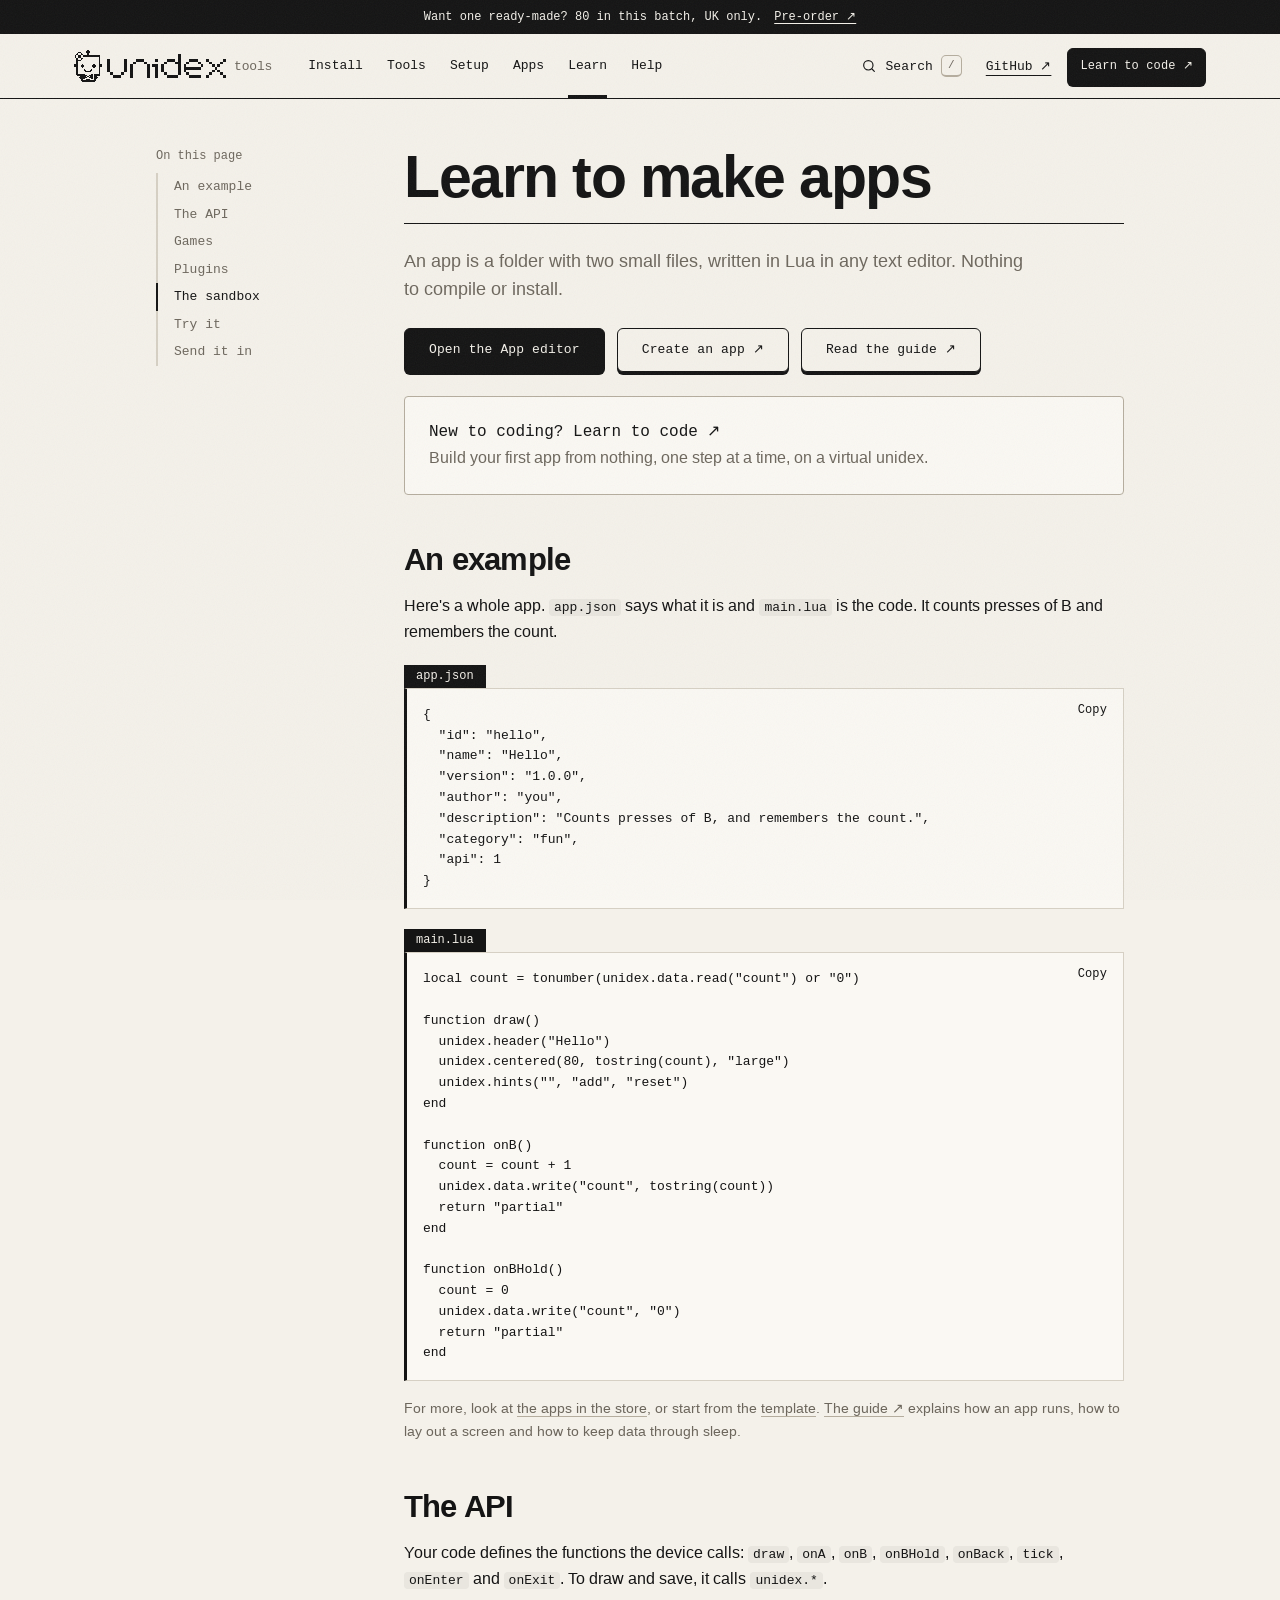
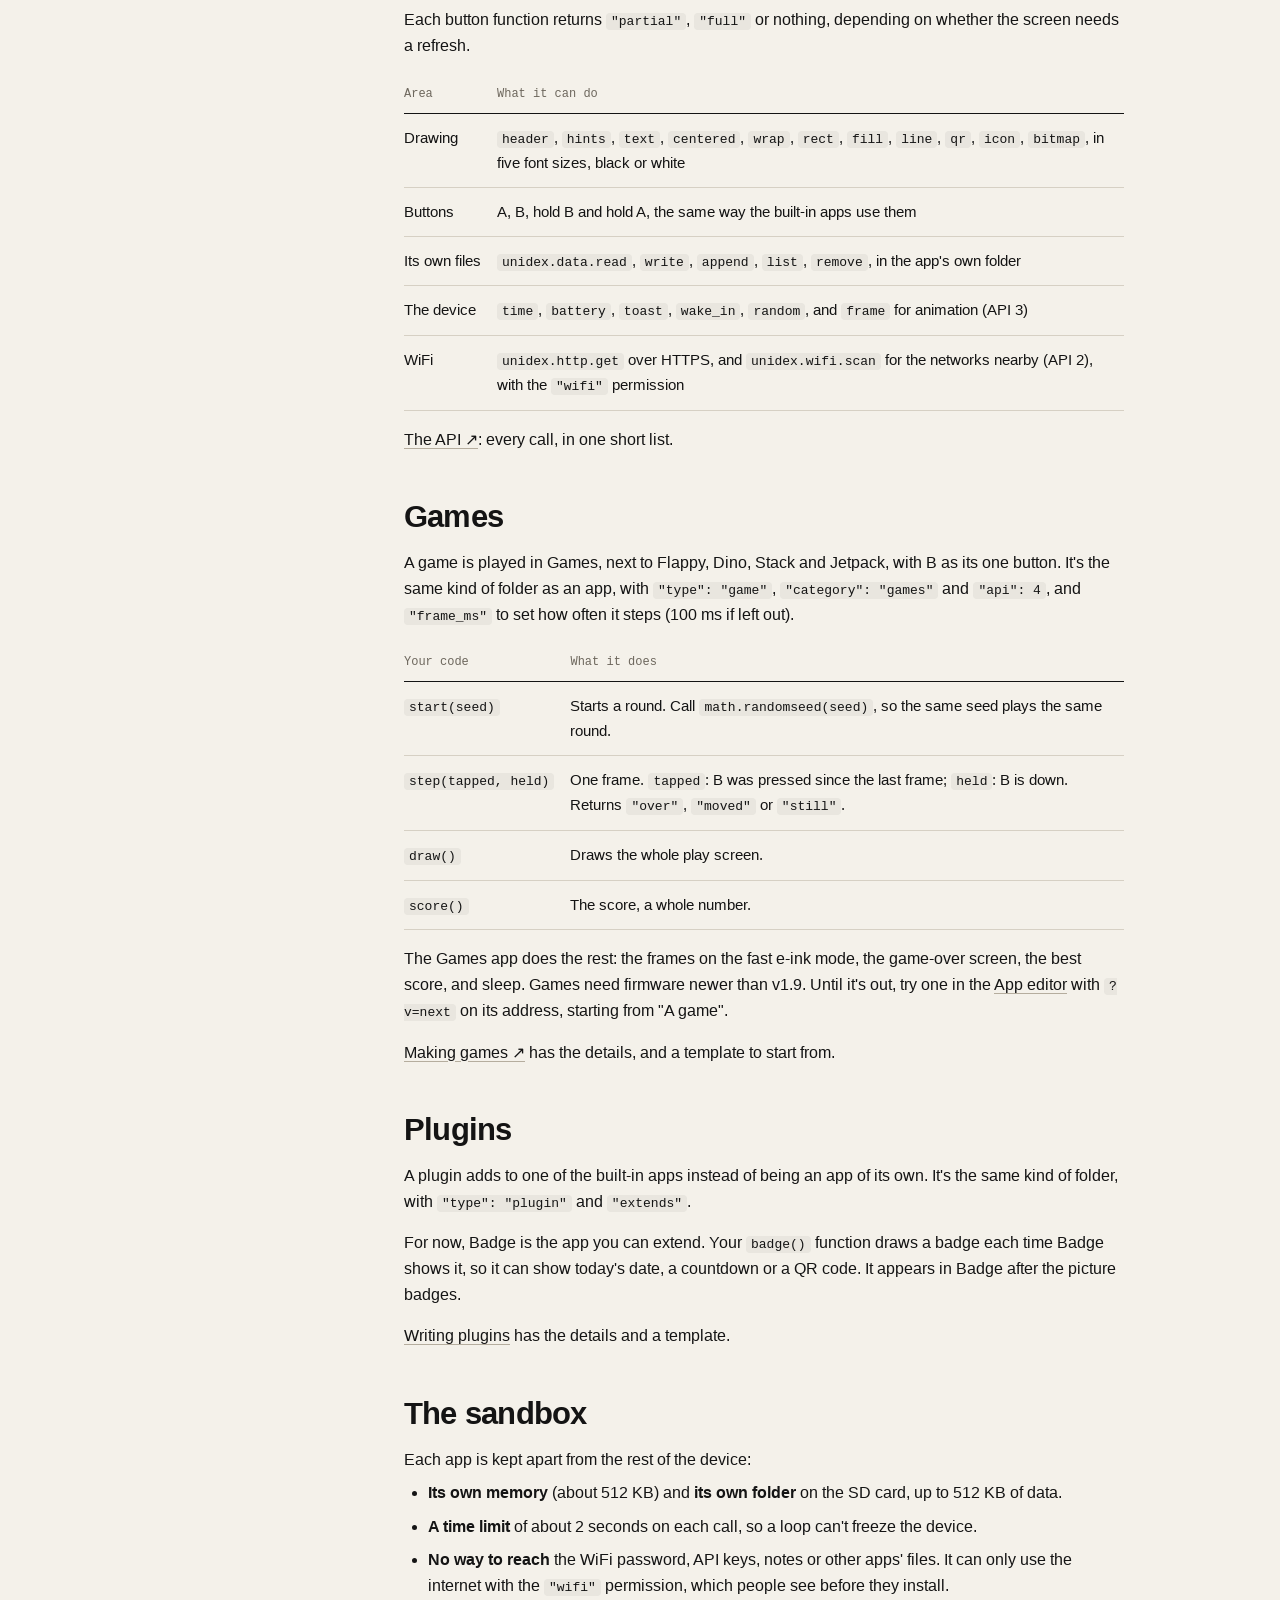
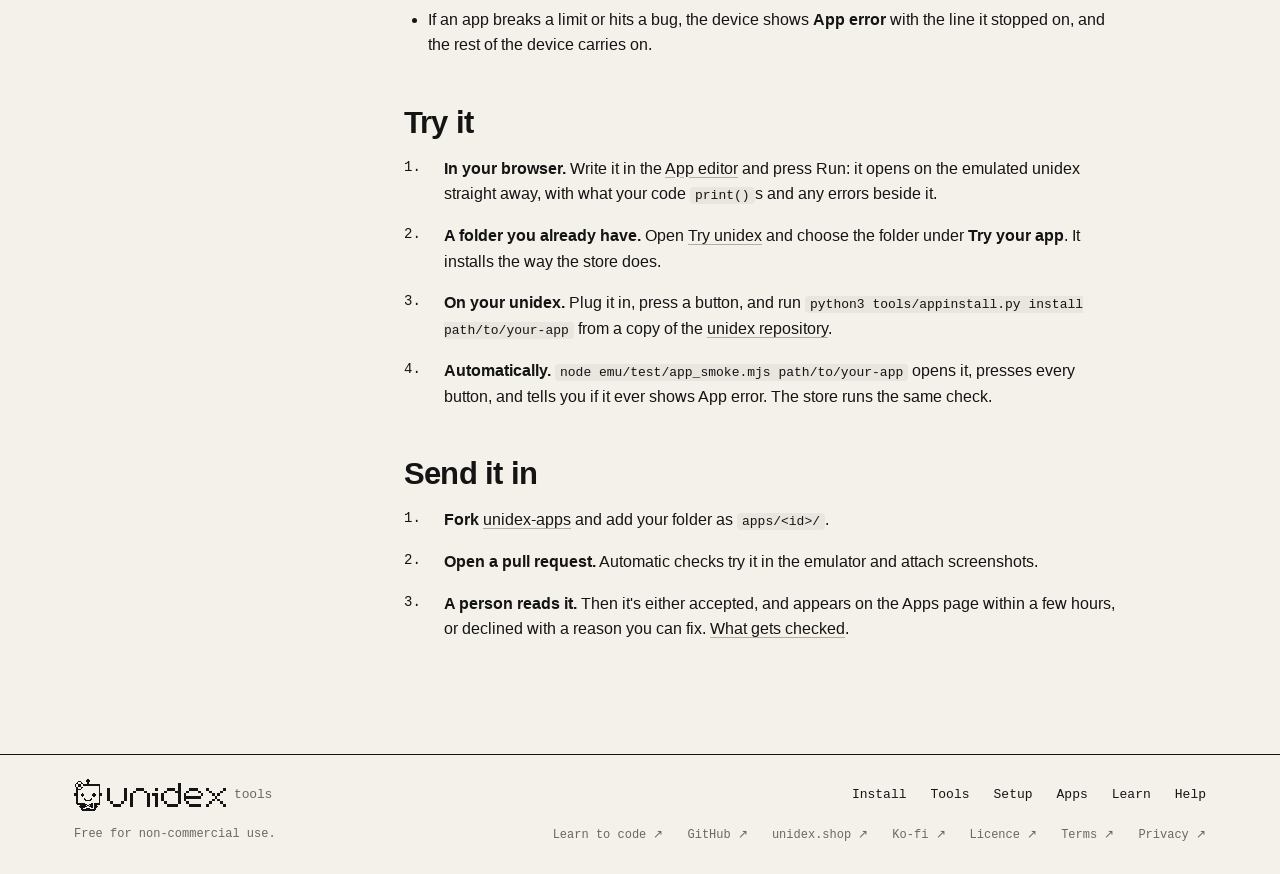
<file: site/developers.html>
<!doctype html>
<html lang="en">
<head>
<meta charset="utf-8">
<meta name="viewport" content="width=device-width, initial-scale=1">
<title>Learn to make apps for unidex</title>
<meta name="description" content="Write apps and plugins for the unidex e-ink device in a few lines of Lua, try them in the browser, and send them to the store.">
<link rel="canonical" href="https://tools.unidex.shop/developers.html">
<meta property="og:type" content="website">
<meta property="og:site_name" content="unidex">
<meta property="og:title" content="Learn to make apps for unidex">
<meta property="og:description" content="Write apps and plugins for the unidex e-ink device in a few lines of Lua, try them in the browser, and send them to the store.">
<meta property="og:url" content="https://tools.unidex.shop/developers.html">
<meta property="og:image" content="https://tools.unidex.shop/og.png">
<meta name="twitter:card" content="summary_large_image">
<link rel="icon" href="favicon.svg" type="image/svg+xml">
<link rel="stylesheet" href="style.css">
</head>
<body>
<header data-chrome><noscript><nav><a href="./">Install</a> <a href="tools.html">Tools</a> <a href="setup.html">Setup</a> <a href="store.html">Apps</a> <a href="developers.html">Learn</a> <a href="help.html">Help</a> <a href="https://github.com/Forrest404/unidex">GitHub</a></nav></noscript></header>
<main class="wide">
<div class="doc">
  <nav class="toc" aria-label="On this page">
    <p>On this page</p>
    <ul>
      <li><a href="#example">An example</a></li>
      <li><a href="#api">The API</a></li>
      <li><a href="#games">Games</a></li>
      <li><a href="#plugins">Plugins</a></li>
      <li><a href="#limits">The sandbox</a></li>
      <li><a href="#try">Try it</a></li>
      <li><a href="#share">Send it in</a></li>
    </ul>
  </nav>
  <div>
    <div class="page-head">
      <h1>Learn to make apps</h1>
      <p class="lead">An app is a folder with two small files, written in Lua in any text editor. Nothing to compile
        or install.</p>
      <div class="actions">
        <a class="button" href="editor.html">Open the App editor</a>
        <a class="button secondary" href="https://github.com/Forrest404/unidex-apps" target="_blank" rel="noopener">Create an app ↗</a>
        <a class="button secondary" href="https://github.com/Forrest404/unidex-apps/blob/main/APPS.md" target="_blank" rel="noopener">Read the guide ↗</a>
      </div>
      <a class="card learn-card" href="https://learn.unidex.shop/course.html?c=apps" target="_blank" rel="noopener">
        <b>New to coding? Learn to code ↗</b>
        <span>Build your first app from nothing, one step at a time, on a virtual unidex.</span>
      </a>
    </div>

    <section id="example">
      <h2>An example</h2>
      <p>Here's a whole app. <code>app.json</code> says what it is and <code>main.lua</code> is the code. It counts
        presses of B and remembers the count.</p>
<pre data-file="app.json"><code>{
  "id": "hello",
  "name": "Hello",
  "version": "1.0.0",
  "author": "you",
  "description": "Counts presses of B, and remembers the count.",
  "category": "fun",
  "api": 1
}</code></pre>
<pre data-file="main.lua"><code>local count = tonumber(unidex.data.read("count") or "0")

function draw()
  unidex.header("Hello")
  unidex.centered(80, tostring(count), "large")
  unidex.hints("", "add", "reset")
end

function onB()
  count = count + 1
  unidex.data.write("count", tostring(count))
  return "partial"
end

function onBHold()
  count = 0
  unidex.data.write("count", "0")
  return "partial"
end</code></pre>
      <p class="note">For more, look at <a href="https://github.com/Forrest404/unidex-apps/tree/main/apps" target="_blank" rel="noopener">the apps in the store</a>,
        or start from the <a href="https://github.com/Forrest404/unidex-apps/tree/main/template/my-app" target="_blank" rel="noopener">template</a>.
        <a href="https://github.com/Forrest404/unidex-apps/blob/main/APPS.md" target="_blank" rel="noopener">The guide ↗</a> explains how an app runs, how to lay
        out a screen and how to keep data through sleep.</p>
    </section>

    <section id="api">
      <h2>The API</h2>
      <p>Your code defines the functions the device calls: <code>draw</code>, <code>onA</code>, <code>onB</code>,
        <code>onBHold</code>, <code>onBack</code>, <code>tick</code>, <code>onEnter</code> and <code>onExit</code>. To
        draw and save, it calls <code>unidex.*</code>.</p>
      <p>Each button function returns <code>"partial"</code>, <code>"full"</code> or nothing, depending on whether the
        screen needs a refresh.</p>
      <table>
        <thead><tr><th>Area</th><th>What it can do</th></tr></thead>
        <tbody>
          <tr><td>Drawing</td><td><code>header</code>, <code>hints</code>, <code>text</code>, <code>centered</code>, <code>wrap</code>, <code>rect</code>, <code>fill</code>, <code>line</code>, <code>qr</code>, <code>icon</code>, <code>bitmap</code>, in five font sizes, black or white</td></tr>
          <tr><td>Buttons</td><td>A, B, hold B and hold A, the same way the built-in apps use them</td></tr>
          <tr><td>Its own files</td><td><code>unidex.data.read</code>, <code>write</code>, <code>append</code>, <code>list</code>, <code>remove</code>, in the app's own folder</td></tr>
          <tr><td>The device</td><td><code>time</code>, <code>battery</code>, <code>toast</code>, <code>wake_in</code>, <code>random</code>, and <code>frame</code> for animation (API 3)</td></tr>
          <tr><td>WiFi</td><td><code>unidex.http.get</code> over HTTPS, and <code>unidex.wifi.scan</code> for the networks nearby (API 2), with the <code>"wifi"</code> permission</td></tr>
        </tbody>
      </table>
      <p><a href="https://github.com/Forrest404/unidex-apps/blob/main/API.md" target="_blank" rel="noopener">The API ↗</a>: every call, in one short list.</p>
    </section>

    <section id="games">
      <h2>Games</h2>
      <p>A game is played in Games, next to Flappy, Dino, Stack and Jetpack, with B as its one button. It's the same
        kind of folder as an app, with <code>"type": "game"</code>, <code>"category": "games"</code> and
        <code>"api": 4</code>, and <code>"frame_ms"</code> to set how often it steps (100 ms if left out).</p>
      <table>
        <thead><tr><th>Your code</th><th>What it does</th></tr></thead>
        <tbody>
          <tr><td><code>start(seed)</code></td><td>Starts a round. Call <code>math.randomseed(seed)</code>, so the same seed plays the same round.</td></tr>
          <tr><td><code>step(tapped, held)</code></td><td>One frame. <code>tapped</code>: B was pressed since the last frame; <code>held</code>: B is down. Returns <code>"over"</code>, <code>"moved"</code> or <code>"still"</code>.</td></tr>
          <tr><td><code>draw()</code></td><td>Draws the whole play screen.</td></tr>
          <tr><td><code>score()</code></td><td>The score, a whole number.</td></tr>
        </tbody>
      </table>
      <p>The Games app does the rest: the frames on the fast e-ink mode, the game-over screen, the best score, and
        sleep. Games need firmware newer than v1.9. Until it's out, try one in the
        <a href="editor.html?v=next">App editor</a> with <code>?v=next</code> on its address, starting from "A game".</p>
      <p><a href="https://github.com/Forrest404/unidex-apps/blob/main/GAMES.md" target="_blank" rel="noopener">Making games ↗</a>
        has the details, and a template to start from.</p>
    </section>

    <section id="plugins">
      <h2>Plugins</h2>
      <p>A plugin adds to one of the built-in apps instead of being an app of its own. It's the same kind of folder,
        with <code>"type": "plugin"</code> and <code>"extends"</code>.</p>
      <p>For now, Badge is the app you can extend. Your <code>badge()</code> function draws a badge each time Badge
        shows it, so it can show today's date, a countdown or a QR code. It appears in Badge after the picture
        badges.</p>
      <p><a href="https://github.com/Forrest404/unidex-apps/blob/main/PLUGINS.md" target="_blank" rel="noopener">Writing plugins</a>
        has the details and a template.</p>
    </section>

    <section id="limits">
      <h2>The sandbox</h2>
      <p>Each app is kept apart from the rest of the device:</p>
      <ul>
        <li><b>Its own memory</b> (about 512 KB) and <b>its own folder</b> on the SD card, up to 512 KB of data.</li>
        <li><b>A time limit</b> of about 2 seconds on each call, so a loop can't freeze the device.</li>
        <li><b>No way to reach</b> the WiFi password, API keys, notes or other apps' files. It can only use the
          internet with the <code>"wifi"</code> permission, which people see before they install.</li>
        <li>If an app breaks a limit or hits a bug, the device shows <b>App error</b> with the line it stopped on, and
          the rest of the device carries on.</li>
      </ul>
    </section>

    <section id="try">
      <h2>Try it</h2>
      <ol class="steps">
        <li><div><b>In your browser.</b> Write it in the <a href="editor.html">App editor</a> and press Run: it opens
          on the emulated unidex straight away, with what your code <code>print()</code>s and any errors beside it.</div></li>
        <li><div><b>A folder you already have.</b> Open <a href="try.html">Try unidex</a> and choose the folder under
          <b>Try your app</b>. It installs the way the store does.</div></li>
        <li><div><b>On your unidex.</b> Plug it in, press a button, and run
          <code>python3 tools/appinstall.py install path/to/your-app</code> from a copy of the
          <a href="https://github.com/Forrest404/unidex" target="_blank" rel="noopener">unidex repository</a>.</div></li>
        <li><div><b>Automatically.</b> <code>node emu/test/app_smoke.mjs path/to/your-app</code> opens it, presses every
          button, and tells you if it ever shows App error. The store runs the same check.</div></li>
      </ol>
    </section>

    <section id="share">
      <h2>Send it in</h2>
      <ol class="steps">
        <li><div><b>Fork</b> <a href="https://github.com/Forrest404/unidex-apps" target="_blank" rel="noopener">unidex-apps</a> and add your folder as
          <code>apps/&lt;id&gt;/</code>.</div></li>
        <li><div><b>Open a pull request.</b> Automatic checks try it in the emulator and attach screenshots.</div></li>
        <li><div><b>A person reads it.</b> Then it's either accepted, and appears on the Apps page within a few hours,
          or declined with a reason you can fix. <a href="https://github.com/Forrest404/unidex-apps#what-gets-checked-by-hand" target="_blank" rel="noopener">What gets checked</a>.</div></li>
      </ol>
    </section>
  </div>
</div>
</main>
<footer data-chrome></footer>
<script type="module" src="chrome.js"></script>
</body>
</html>
</file>
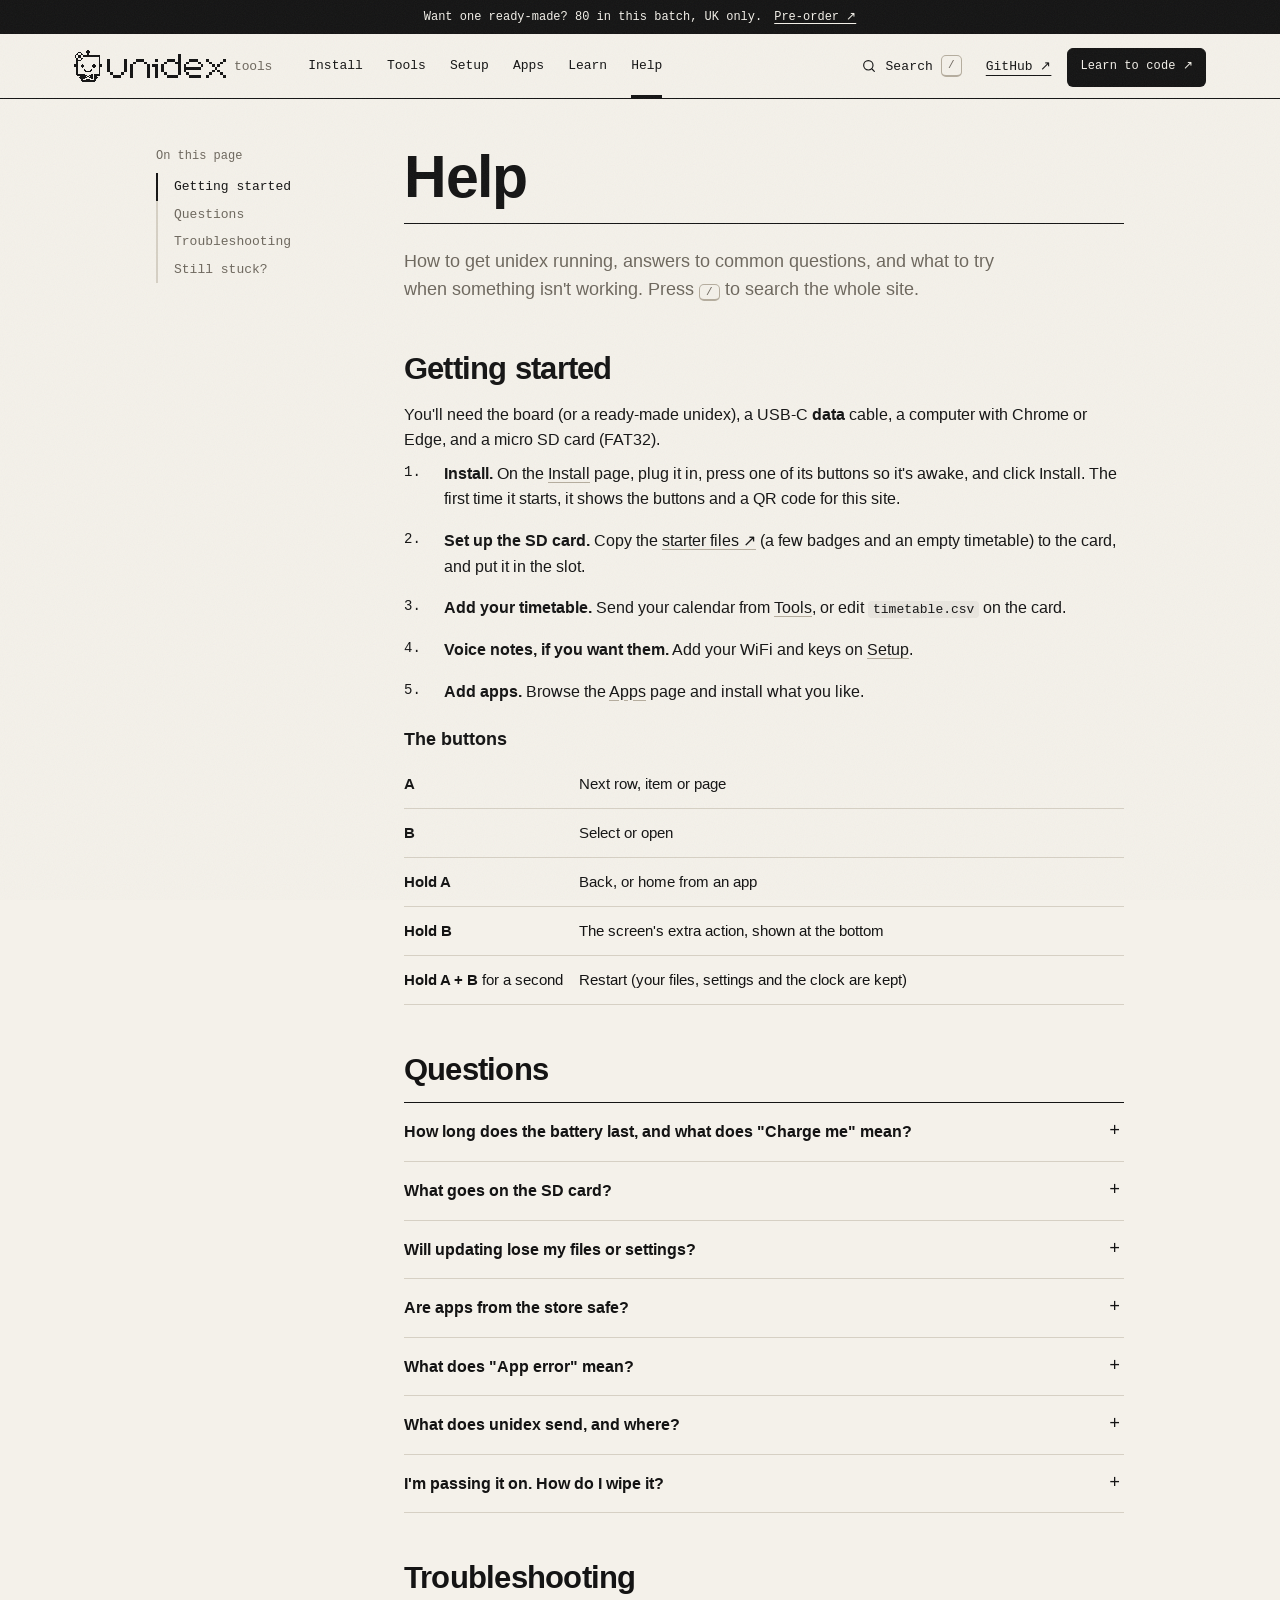
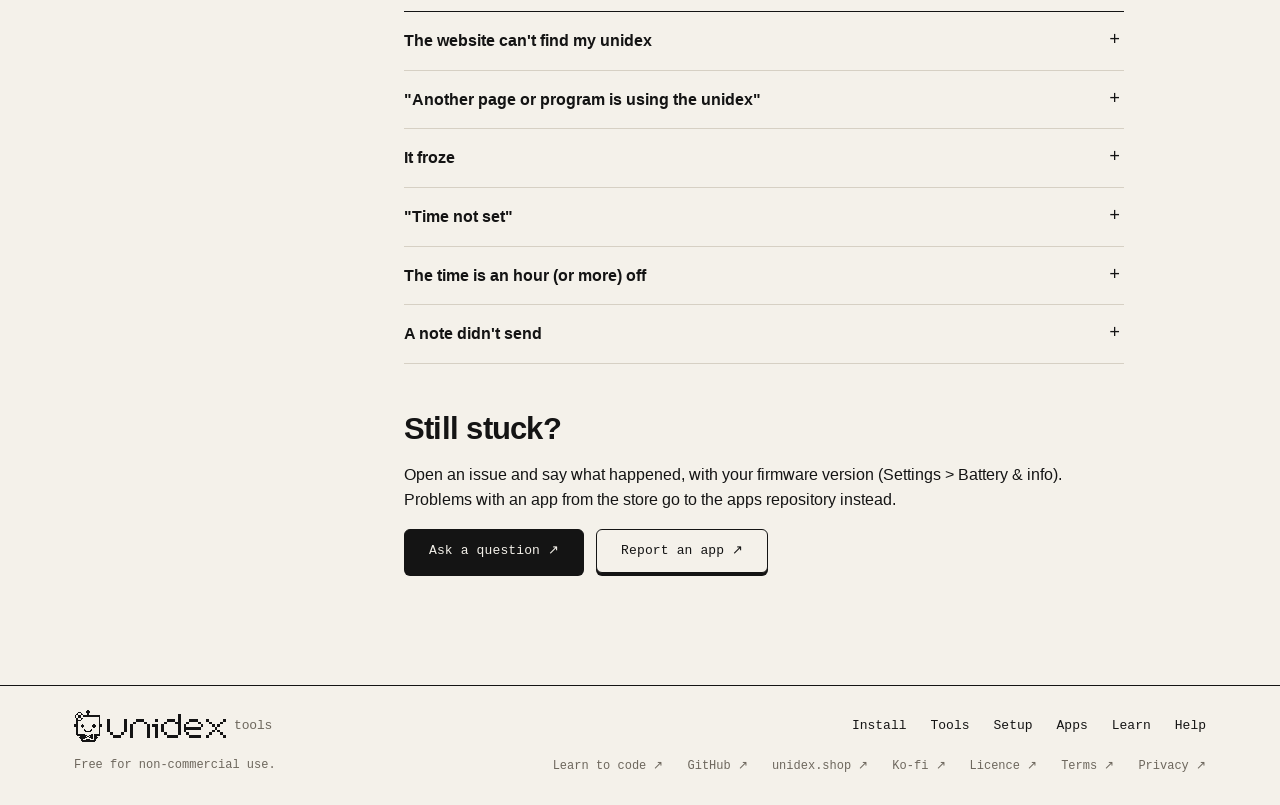
<file: site/help.html>
<!doctype html>
<html lang="en">
<head>
<meta charset="utf-8">
<meta name="viewport" content="width=device-width, initial-scale=1">
<title>Help · unidex</title>
<meta name="description" content="Getting started with unidex, questions about the battery, files and privacy, and what to do when something is wrong.">
<link rel="canonical" href="https://tools.unidex.shop/help.html">
<meta property="og:type" content="website">
<meta property="og:site_name" content="unidex">
<meta property="og:title" content="Help · unidex">
<meta property="og:description" content="Getting started with unidex, questions about the battery, files and privacy, and what to do when something is wrong.">
<meta property="og:url" content="https://tools.unidex.shop/help.html">
<meta property="og:image" content="https://tools.unidex.shop/og.png">
<meta name="twitter:card" content="summary_large_image">
<link rel="icon" href="favicon.svg" type="image/svg+xml">
<link rel="stylesheet" href="style.css">
</head>
<body>
<header data-chrome><noscript><nav><a href="./">Install</a> <a href="tools.html">Tools</a> <a href="setup.html">Setup</a> <a href="store.html">Apps</a> <a href="developers.html">Learn</a> <a href="help.html">Help</a> <a href="https://github.com/Forrest404/unidex">GitHub</a></nav></noscript></header>
<main class="wide">
<div class="doc">
  <nav class="toc" aria-label="On this page">
    <p>On this page</p>
    <ul>
      <li><a href="#start">Getting started</a></li>
      <li><a href="#faq">Questions</a></li>
      <li><a href="#trouble">Troubleshooting</a></li>
      <li><a href="#ask">Still stuck?</a></li>
    </ul>
  </nav>
  <div>
    <div class="page-head">
      <h1>Help</h1>
      <p class="lead">How to get unidex running, answers to common questions, and what to try when something isn't
        working. Press <kbd>/</kbd> to search the whole site.</p>
    </div>

    <section id="start">
      <h2>Getting started</h2>
      <p>You'll need the board (or a ready-made unidex), a USB-C <b>data</b> cable, a computer with Chrome or Edge,
        and a micro SD card (FAT32).</p>
      <ol class="steps">
        <li><div><b>Install.</b> On the <a href="./">Install</a> page, plug it in, press one of its buttons so it's awake,
          and click Install. The first time it starts, it shows the buttons and a QR code for this site.</div></li>
        <li><div><b>Set up the SD card.</b> Copy the <a href="https://github.com/Forrest404/unidex/tree/main/starter" target="_blank" rel="noopener">starter files ↗</a>
          (a few badges and an empty timetable) to the card, and put it in the slot.</div></li>
        <li><div><b>Add your timetable.</b> Send your calendar from <a href="tools.html#clock">Tools</a>, or edit
          <code>timetable.csv</code> on the card.</div></li>
        <li><div><b>Voice notes, if you want them.</b> Add your WiFi and keys on <a href="setup.html#connections">Setup</a>.</div></li>
        <li><div><b>Add apps.</b> Browse the <a href="store.html">Apps</a> page and install what you like.</div></li>
      </ol>
      <h3>The buttons</h3>
      <table>
        <tbody>
          <tr><td><b>A</b></td><td>Next row, item or page</td></tr>
          <tr><td><b>B</b></td><td>Select or open</td></tr>
          <tr><td><b>Hold A</b></td><td>Back, or home from an app</td></tr>
          <tr><td><b>Hold B</b></td><td>The screen's extra action, shown at the bottom</td></tr>
          <tr><td><b>Hold A + B</b> for a second</td><td>Restart (your files, settings and the clock are kept)</td></tr>
        </tbody>
      </table>
    </section>

    <section id="faq">
      <h2>Questions</h2>
      <details id="battery"><summary>How long does the battery last, and what does "Charge me" mean?</summary><p>It depends on how much you use it. It sleeps whenever you aren't pressing a button, and WiFi is only on while Notes is sending, while it syncs the time, or when an app uses it.</p>
        <ul>
          <li>When it's low, things that need a lot of power wait and say "Battery too low".</li>
          <li>When it's flat, it shows "Charge me" and switches off. Plug it in, then press PWR.</li>
        </ul></details>

      <details id="sd"><summary>What goes on the SD card?</summary><p>Your badges, timetable, notes and your apps, with their own files (like the Dex app's finds). The card has to be formatted as FAT32, and unidex never formats it for you.</p>
        <p>If the device says "No SD card", either the card isn't FAT32 or it isn't pushed all the way in.</p></details>

      <details id="updates"><summary>Will updating lose my files or settings?</summary><p>No. <b>Update</b> on the Install page and Sync everything on Tools both keep your settings, keys, Pet and files.</p>
        <p>Only <b>Install</b> erases the device's settings, and even that never touches the files on the SD card.</p></details>

      <details id="apps"><summary>Are apps from the store safe?</summary><p>Every app is tried automatically and read by a person before it's listed. On the device, each app is also kept apart from everything else:</p>
        <ul>
          <li>It has its own memory, its own folder and a time limit.</li>
          <li>It can't reach your WiFi password, keys, notes or other apps.</li>
          <li>If it uses the internet, the store tells you before you install it.</li>
        </ul></details>

      <details id="app-error"><summary>What does "App error" mean?</summary><p>The app hit a bug or one of its limits, and the message says where. The rest of the device keeps working.</p>
        <p>You can tell the app's author (each app's page has a link), or remove the app with <b>hold B</b> in Apps.</p></details>

      <details id="privacy"><summary>What does unidex send, and where?</summary><ul>
          <li>There's no account, no analytics and no tracking.</li>
          <li>This site only talks to your device, over USB.</li>
          <li>Your notes go to the services you set up: OpenAI or ElevenLabs to transcribe, OpenAI or Anthropic to tidy up, and GitHub if you turn it on.</li>
        </ul>
        <p>The details are in the <a href="https://github.com/Forrest404/unidex/blob/main/PRIVACY.md" target="_blank" rel="noopener">Privacy Policy ↗</a>, and the rules for using unidex in the <a href="https://github.com/Forrest404/unidex/blob/main/TERMS.md" target="_blank" rel="noopener">Terms of Use ↗</a>.</p></details>

      <details id="reset"><summary>I'm passing it on. How do I wipe it?</summary><p>Settings &gt; Reset data &gt; <b>Factory reset</b> (it asks twice) wipes the WiFi, keys, Pet, friends and settings. Format the SD card on a computer as well.</p></details>

    </section>

    <section id="trouble">
      <h2>Troubleshooting</h2>
      <details id="not-found"><summary>The website can't find my unidex</summary><ol>
          <li>It's probably asleep. Press one of its buttons and try again.</li>
          <li>Check the cable. Some USB-C cables only charge, and you need one that carries <b>data</b>.</li>
          <li>If the board is brand new, or has other software on it, unplug it. Hold <b>BOOT</b> while you plug it back in, let go, and try again.</li>
        </ol></details>

      <details id="in-use"><summary>"Another page or program is using the unidex"</summary><p>Only one page can talk to it at a time. Close other tabs of this site (or the Mac calendar helper), then try again.</p></details>

      <details id="frozen"><summary>It froze</summary><p>It restarts by itself after 30 seconds. Or hold <b>A + B</b> for a second to restart it now.</p></details>

      <details id="time"><summary>"Time not set"</summary><p>Set it in Settings, or use Set the clock or Sync everything on the <a href="tools.html">Tools</a> page.</p></details>
      <details id="timezone"><summary>The time is an hour (or more) off</summary><p>The device is on another time zone: a new one is on London time. Set the clock from the <a href="tools.html#clock">Tools</a> page or the Mac sync and it takes your computer's zone, or choose your city in Settings &gt; Time zone. Then send your calendar again so its events move too.</p></details>

      <details id="notes-fail"><summary>A note didn't send</summary><p>Notes wait on the card and send later. On <a href="setup.html#connections">Setup</a>, use the Test buttons to check the WiFi and each key.</p>
        <p>"2 synced, 1 stuck" means one note was refused and the others went through.</p></details>

    </section>

    <section id="ask">
      <h2>Still stuck?</h2>
      <p>Open an issue and say what happened, with your firmware version (Settings &gt; Battery &amp; info). Problems
        with an app from the store go to the apps repository instead.</p>
      <div class="button-row">
        <a class="button" href="https://github.com/Forrest404/unidex/issues/new/choose" target="_blank" rel="noopener">Ask a question ↗</a>
        <a class="button secondary" href="https://github.com/Forrest404/unidex-apps/issues" target="_blank" rel="noopener">Report an app ↗</a>
      </div>
    </section>
  </div>
</div>
</main>
<footer data-chrome></footer>
<script type="module" src="chrome.js"></script>
</body>
</html>
</file>
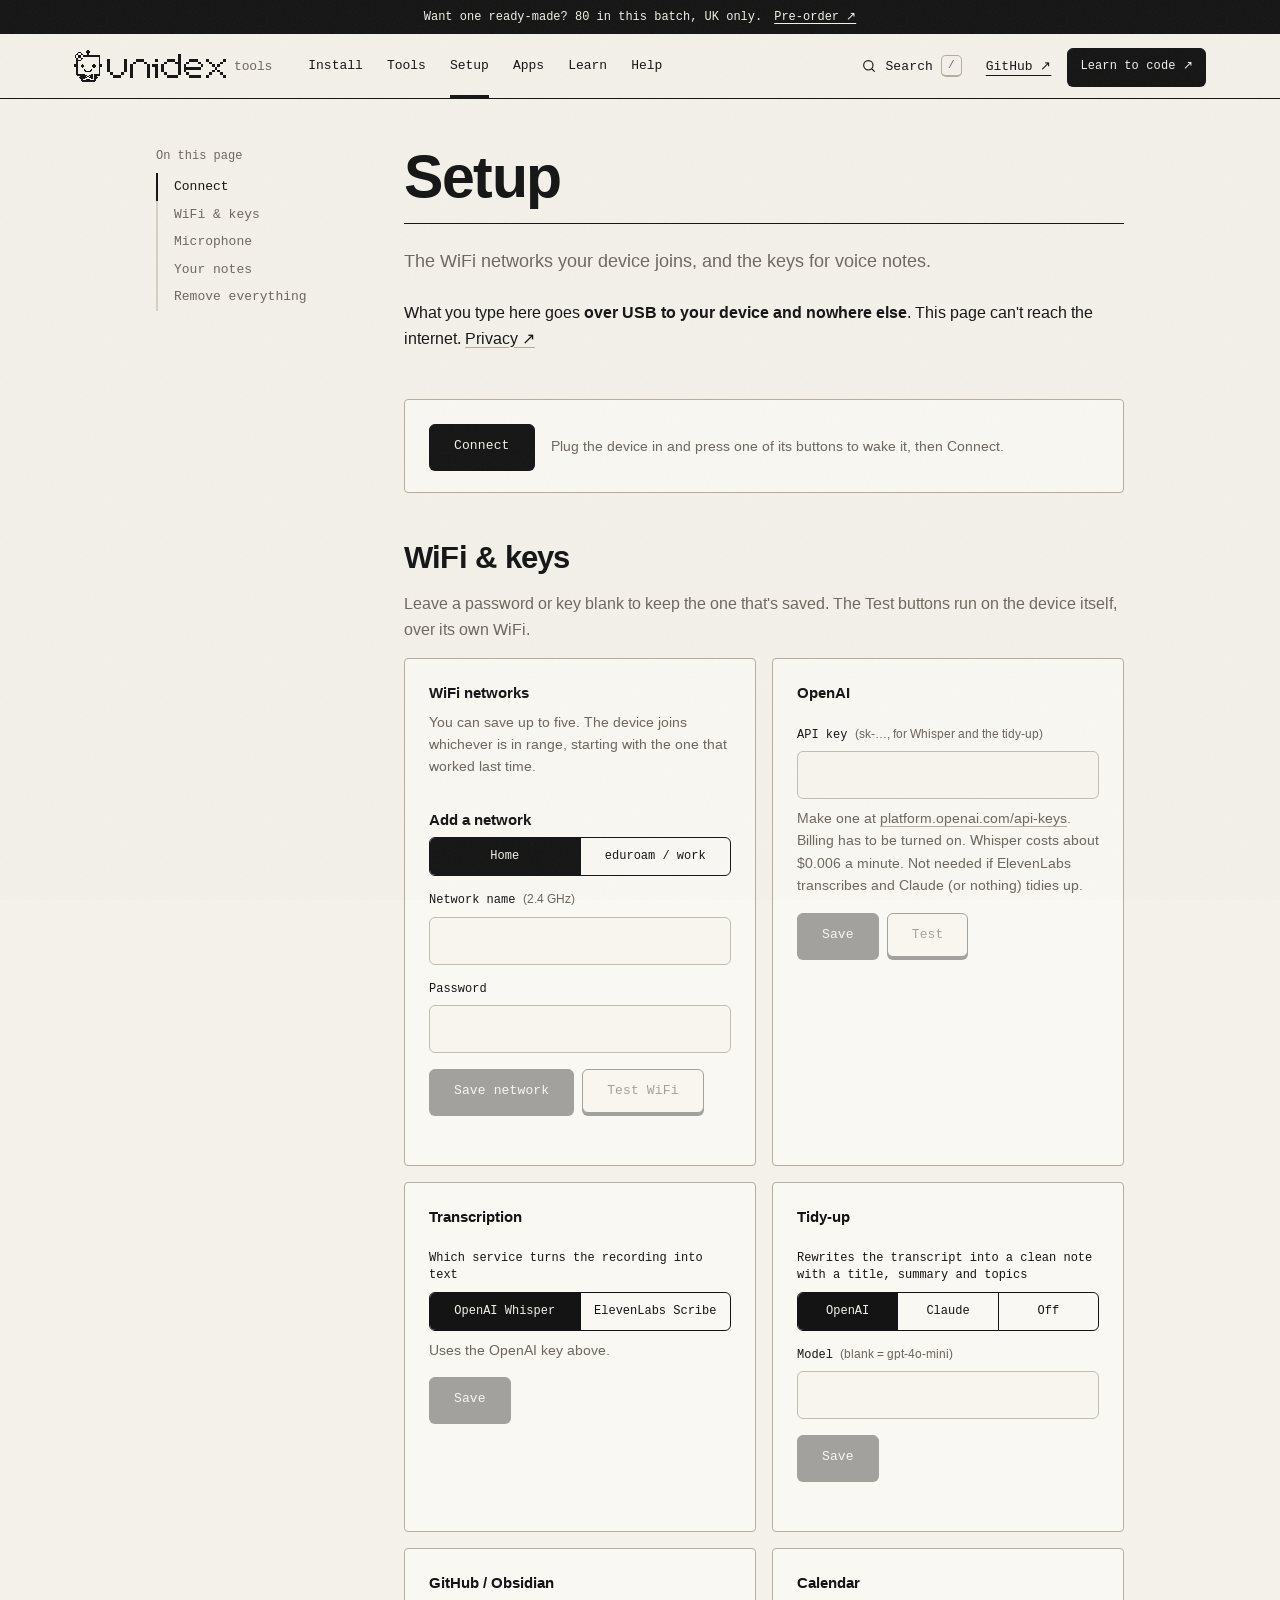
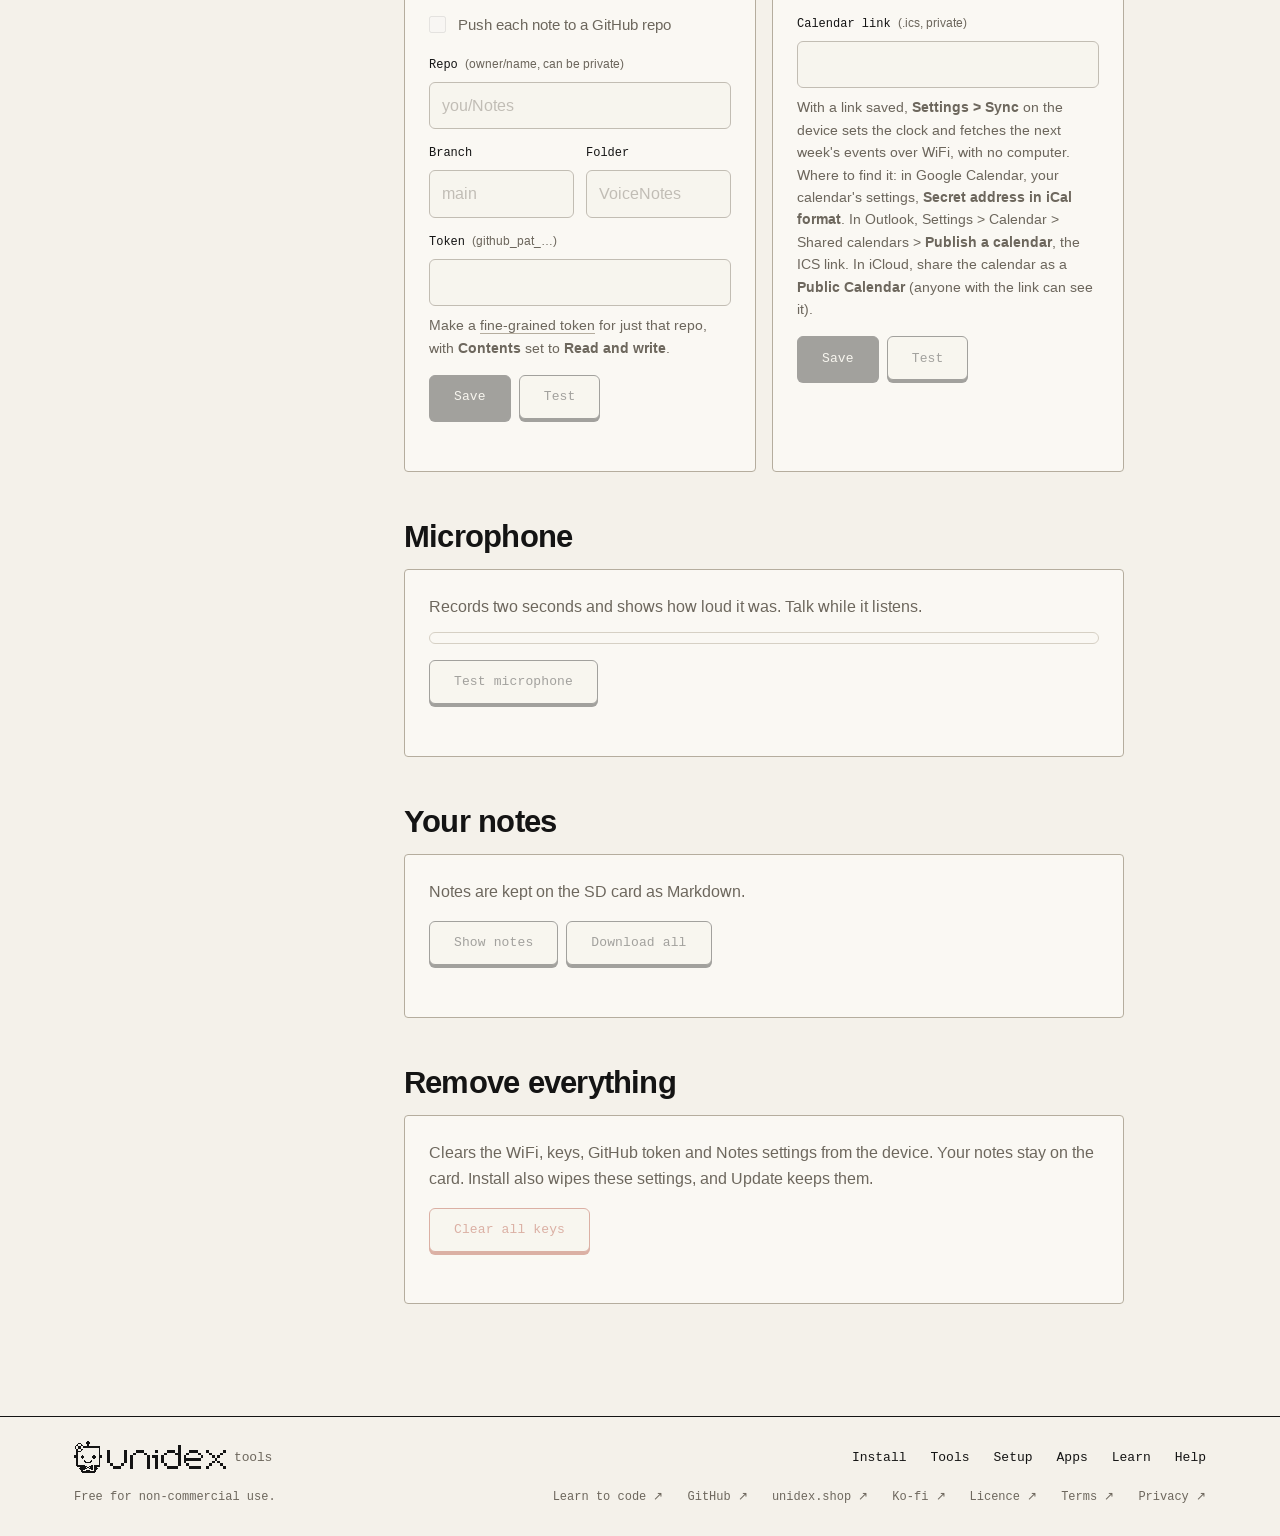
<file: site/setup.html>
<!doctype html>
<html lang="en">
<head>
<meta charset="utf-8">
<meta name="viewport" content="width=device-width, initial-scale=1">
<!-- Keys are typed here: no third-party code, and the page can't send anything over the network
     (connect-src 'none'). They go over USB to the device only. -->
<meta http-equiv="Content-Security-Policy"
  content="default-src 'self'; script-src 'self'; style-src 'self' 'unsafe-inline'; img-src 'self' data:; connect-src 'none'; form-action 'none'; base-uri 'none'">
<title>unidex: setup</title>
<meta name="description" content="Set up a unidex e-ink device over USB. Add the WiFi networks it joins, OpenAI, ElevenLabs or Claude for voice notes, and a GitHub repo to push notes to for Obsidian.">
<link rel="canonical" href="https://tools.unidex.shop/setup.html">
<meta property="og:type" content="website">
<meta property="og:site_name" content="unidex">
<meta property="og:title" content="unidex setup">
<meta property="og:description" content="Set up a unidex e-ink device over USB. Add the WiFi networks it joins, OpenAI, ElevenLabs or Claude for voice notes, and a GitHub repo to push notes to for Obsidian.">
<meta property="og:url" content="https://tools.unidex.shop/setup.html">
<meta property="og:image" content="https://tools.unidex.shop/og.png">
<meta property="og:image:width" content="1200">
<meta property="og:image:height" content="630">
<meta name="twitter:card" content="summary_large_image">
<link rel="icon" href="favicon.svg" type="image/svg+xml">
<link rel="stylesheet" href="style.css">
<style>
  .card { display: flex; flex-direction: column; }
  .card h3 { font-size: 15px; margin: 0 0 var(--s2); }
  .card .note { margin: var(--s2) 0 0; }
  .buttons { display: flex; gap: var(--s2); flex-wrap: wrap; margin-top: var(--s4); }
  .saved { color: var(--muted); font-size: 12px; font-weight: 400; }
  #connectRow { display: flex; gap: var(--s4); align-items: center; flex-wrap: wrap; }
  #device { margin: 0; }
  fieldset { border: 0; padding: 0; margin: 0; min-width: 0; }
  fieldset:disabled .check { color: var(--muted); }  /* before Connect: text stays readable, controls dim */
  #meter { height: 12px; border: 1px solid var(--line); border-radius: 6px; overflow: hidden; margin-top: var(--s3); }
  #meter div { height: 100%; width: 0; background: var(--accent); transition: width .3s ease-out; }
  table { width: 100%; border-collapse: collapse; font-size: 14px; }
  td, th { text-align: left; padding: var(--s2); border-bottom: 1px solid var(--line); vertical-align: middle; }
  th { font-size: 12px; color: var(--muted); font-weight: 600; }
  td.act { text-align: right; white-space: nowrap; }
  td.act button { padding: var(--s1) var(--s3); font-size: 13px; min-height: 36px; }
  .tag { font-size: 12px; color: var(--muted); }
  .nets { list-style: none; margin: 0; padding: 0; }
  .nets li { display: flex; gap: var(--s2); align-items: center; padding: var(--s2) 0; margin: 0; border-bottom: 1px solid var(--line); }
  .nets li:last-child { border-bottom: 0; }
  .nets .name { flex: 1; min-width: 0; overflow-wrap: anywhere; }
  .nets .kind { font-size: 12px; color: var(--muted); }
  .nets button { padding: var(--s1) var(--s3); font-size: 13px; min-height: 36px; }
</style>
</head>
<body>
<header data-chrome><noscript><nav><a href="./">Install</a> <a href="tools.html">Tools</a> <a href="setup.html">Setup</a> <a href="store.html">Apps</a> <a href="developers.html">Learn</a> <a href="help.html">Help</a> <a href="https://github.com/Forrest404/unidex">GitHub</a></nav></noscript></header>
<main class="wide">
<div class="doc">
  <nav class="toc" aria-label="On this page">
    <p>On this page</p>
    <ul>
      <li><a href="#connect">Connect</a></li>
      <li><a href="#connections">WiFi &amp; keys</a></li>
      <li><a href="#microphone">Microphone</a></li>
      <li><a href="#notes">Your notes</a></li>
      <li><a href="#remove">Remove everything</a></li>
    </ul>
  </nav>
  <div>
  <div class="page-head">
  <h1>Setup</h1>
  <p class="lead">The WiFi networks your device joins, and the keys for voice notes.</p>
  <p>What you type here goes <b>over USB to your device and nowhere else</b>. This page can't reach the internet.
    <a href="https://github.com/Forrest404/unidex/blob/main/PRIVACY.md" target="_blank" rel="noopener">Privacy ↗</a></p></div>
  <p id="unsupported" class="unsupported" hidden>Your browser can't talk to USB devices. Use <b>Chrome</b> or
    <b>Edge</b> on a computer. <b>On a phone?</b> Set up from the device instead: in Settings, hold B, then scan
    the QR code it shows. The page that opens can also name your unidex and install apps.</p>

  <section id="connect">
    <div class="card">
      <div id="connectRow">
        <button id="connect">Connect</button>
        <button id="disconnect" class="secondary" hidden>Disconnect</button>
        <p id="device" class="status">Plug the device in and press one of its buttons to wake it, then Connect.</p>
      </div>
    </div>
  </section>

  <fieldset id="panel" disabled>
  <section id="connections">
    <h2>WiFi &amp; keys</h2>
    <p class="muted">Leave a password or key blank to keep the one that's saved. The Test buttons run on the device
      itself, over its own WiFi.</p>
    <div class="grid">
      <div class="card" id="wifiCard">
        <h3>WiFi networks <span class="saved" id="wifiSaved"></span></h3>
        <p class="note" style="margin:0 0 var(--s2)">You can save up to five. The device joins whichever is in range,
          starting with the one that worked last time.</p>
        <ul id="netList" class="nets"></ul>
        <h3 id="netFormTitle" style="margin-top:var(--s5)">Add a network</h3>
        <div class="seg">
          <label><input type="radio" name="wifiKind" value="home" checked><span>Home</span></label>
          <label><input type="radio" name="wifiKind" value="enterprise"><span>eduroam / work</span></label>
        </div>
        <label for="wifi_ssid">Network name <span class="hint">(2.4 GHz)</span></label>
        <input id="wifi_ssid" type="text" autocomplete="off" spellcheck="false" maxlength="32">
        <div id="userBox" hidden>
          <label for="wifi_user">Username <span class="hint">(usually you@uni.ac.uk)</span></label>
          <input id="wifi_user" type="text" autocomplete="off" spellcheck="false" maxlength="128">
        </div>
        <label for="wifi_pass">Password</label>
        <input id="wifi_pass" type="password" autocomplete="new-password" maxlength="128">
        <div id="caBox" hidden>
          <label for="wifi_ca">CA certificate <span class="hint">(optional, from your university's IT pages or
            cat.eduroam.org. Leave it blank to keep the saved one.)</span></label>
          <textarea id="wifi_ca" rows="3" spellcheck="false" placeholder="-----BEGIN CERTIFICATE-----"></textarea>
          <button class="secondary" id="removeCa" hidden>Remove certificate</button>
        </div>
        <div class="note" id="enterpriseNote" hidden>
          <p>Be careful with this password. The device can't tell the real network from a fake one with the same
            name, and a fake one could capture it.</p>
          <ul>
            <li>Only use it on networks you trust.</li>
            <li>Don't use a password you use anywhere else.</li>
            <li>Adding your university's CA certificate above makes it safer.</li>
          </ul>
          <p>(It logs in with PEAP / MSCHAPv2.)</p>
        </div>
        <div class="note" id="caNote" hidden>
          <p>The device checks that the network's certificate was signed by your CA.</p>
          <p>That only stops a fake network if your university uses its own private CA, because the device can't
            check the server's name. If the CA is a public one, treat the network as unchecked.</p>
          <p>(It logs in with PEAP / MSCHAPv2.)</p>
        </div>
        <div class="buttons">
          <button id="saveNet">Save network</button>
          <button class="secondary" id="cancelEdit" hidden>Cancel</button>
          <button class="secondary" data-test="wifi">Test WiFi</button>
        </div>
        <p class="status" id="wifiStatus"></p>
      </div>

      <div class="card">
        <h3>OpenAI <span class="saved" id="openaiSaved"></span></h3>
        <label for="openai_key">API key <span class="hint">(sk-…, for Whisper and the tidy-up)</span></label>
        <input id="openai_key" type="password" autocomplete="off" spellcheck="false" maxlength="256">
        <p class="note">Make one at <a href="https://platform.openai.com/api-keys" target="_blank" rel="noopener">platform.openai.com/api-keys</a>.
          Billing has to be turned on. Whisper costs about $0.006 a minute. Not needed if ElevenLabs transcribes and
          Claude (or nothing) tidies up.</p>
        <div class="buttons">
          <button data-save="openai">Save</button>
          <button class="secondary" data-test="openai">Test</button>
        </div>
        <p class="status" id="openaiStatus"></p>
      </div>

      <div class="card">
        <h3>Transcription <span class="saved" id="transcribeSaved"></span></h3>
        <label>Which service turns the recording into text</label>
        <div class="seg">
          <label><input type="radio" name="transcribe" value="openai" checked><span>OpenAI Whisper</span></label>
          <label><input type="radio" name="transcribe" value="elevenlabs"><span>ElevenLabs Scribe</span></label>
        </div>
        <p class="note" id="whisperNote">Uses the OpenAI key above.</p>
        <div id="elevenlabsBox">
          <label for="elevenlabs_key">ElevenLabs API key <span class="saved" id="elevenlabsSaved"></span></label>
          <input id="elevenlabs_key" type="password" autocomplete="off" spellcheck="false" maxlength="256">
          <p class="note">Make one at <a href="https://elevenlabs.io/app/settings/api-keys" target="_blank" rel="noopener">elevenlabs.io/app/settings/api-keys</a>
            (a key with every permission is simplest; a restricted one needs <b>Speech to Text</b>, and <b>User</b> for
            the Test button). The free plan's 10,000 credits a month are about half an hour of notes, with no card
            needed, for personal use.</p>
          <p class="note"><b>Free setup:</b> ElevenLabs here and the tidy-up off below. Notes then keep the plain
            transcript with a short title, and no OpenAI account is needed.</p>
        </div>
        <div id="langBox" hidden>
          <label for="note_lang">Language <span class="hint">(what your notes are in)</span></label>
          <select id="note_lang"><option value="">Auto (it works it out)</option><option value="en">English</option><option value="es">Spanish</option><option value="fr">French</option><option value="de">German</option><option value="it">Italian</option><option value="pt">Portuguese</option><option value="nl">Dutch</option><option value="pl">Polish</option><option value="tr">Turkish</option><option value="ru">Russian</option><option value="uk">Ukrainian</option><option value="ar">Arabic</option><option value="hi">Hindi</option><option value="zh">Chinese</option><option value="ja">Japanese</option><option value="ko">Korean</option></select>
          <p class="note">Auto works it out each time. Choosing one helps short notes and strong accents, and the title
            and summary are written in it.</p>
        </div>
        <div class="buttons">
          <button data-save="transcribe">Save</button>
          <button class="secondary" data-test="elevenlabs" id="testElevenLabs">Test ElevenLabs</button>
        </div>
        <p class="status" id="transcribeStatus"></p>
      </div>

      <div class="card">
        <h3>Tidy-up <span class="saved" id="cleanupSaved"></span></h3>
        <label>Rewrites the transcript into a clean note with a title, summary and topics</label>
        <div class="seg">
          <label><input type="radio" name="cleanup" value="openai" checked><span>OpenAI</span></label>
          <label><input type="radio" name="cleanup" value="anthropic"><span>Claude</span></label>
          <label><input type="radio" name="cleanup" value="off"><span>Off</span></label>
        </div>
        <label for="cleanup_model">Model <span class="hint" id="modelHint">(blank = gpt-4o-mini)</span></label>
        <input id="cleanup_model" type="text" autocomplete="off" spellcheck="false" maxlength="64">
        <div id="anthropicBox">
          <label for="anthropic_key">Anthropic API key <span class="saved" id="anthropicSaved"></span></label>
          <input id="anthropic_key" type="password" autocomplete="off" spellcheck="false" maxlength="256">
          <p class="note">Make one at <a href="https://console.anthropic.com/settings/keys" target="_blank" rel="noopener">console.anthropic.com</a>.</p>
        </div>
        <div class="buttons">
          <button data-save="cleanup">Save</button>
          <button class="secondary" data-test="anthropic" id="testClaude">Test Claude</button>
        </div>
        <p class="status" id="cleanupStatus"></p>
      </div>

      <div class="card">
        <h3>GitHub / Obsidian <span class="saved" id="githubSaved"></span></h3>
        <label class="check"><input id="gh_on" type="checkbox"> Push each note to a GitHub repo</label>
        <label for="gh_repo">Repo <span class="hint">(owner/name, can be private)</span></label>
        <input id="gh_repo" type="text" autocomplete="off" spellcheck="false" maxlength="100" placeholder="you/Notes">
        <div class="grid" style="gap:var(--s3)">
          <div><label for="gh_branch">Branch</label>
            <input id="gh_branch" type="text" autocomplete="off" spellcheck="false" maxlength="64" placeholder="main"></div>
          <div><label for="gh_dir">Folder</label>
            <input id="gh_dir" type="text" autocomplete="off" spellcheck="false" maxlength="64" placeholder="VoiceNotes"></div>
        </div>
        <label for="gh_token">Token <span class="hint">(github_pat_…)</span></label>
        <input id="gh_token" type="password" autocomplete="off" spellcheck="false" maxlength="256">
        <p class="note">Make a <a href="https://github.com/settings/personal-access-tokens/new" target="_blank" rel="noopener">fine-grained token</a>
          for just that repo, with <b>Contents</b> set to <b>Read and write</b>.</p>
        <div class="buttons">
          <button data-save="github">Save</button>
          <button class="secondary" data-test="github">Test</button>
        </div>
        <p class="status" id="githubStatus"></p>
      </div>

      <div class="card">
        <h3>Calendar <span class="saved" id="calendarSaved"></span></h3>
        <label for="cal_url">Calendar link <span class="hint">(.ics, private)</span></label>
        <input id="cal_url" type="password" autocomplete="off" spellcheck="false" maxlength="256">
        <p class="note">With a link saved, <b>Settings &gt; Sync</b> on the device sets the clock and fetches the next
          week's events over WiFi, with no computer. Where to find it: in Google Calendar, your calendar's settings,
          <b>Secret address in iCal format</b>. In Outlook, Settings &gt; Calendar &gt; Shared calendars &gt;
          <b>Publish a calendar</b>, the ICS link. In iCloud, share the calendar as a <b>Public Calendar</b> (anyone
          with the link can see it).</p>
        <div class="buttons">
          <button data-save="calendar">Save</button>
          <button class="secondary" data-test="calendar">Test</button>
        </div>
        <p class="status" id="calendarStatus"></p>
      </div>
    </div>
  </section>

  <section id="microphone">
    <h2>Microphone</h2>
    <div class="card">
      <p class="muted" style="margin:0">Records two seconds and shows how loud it was. Talk while it listens.</p>
      <div id="meter"><div></div></div>
      <div class="buttons"><button class="secondary" id="mic">Test microphone</button></div>
      <p class="status" id="micStatus"></p>
    </div>
  </section>

  <section id="notes">
    <h2>Your notes</h2>
    <div class="card">
      <p class="muted" style="margin:0" id="cardInfo">Notes are kept on the SD card as Markdown.</p>
      <div class="buttons">
        <button class="secondary" id="refresh">Show notes</button>
        <button class="secondary" id="downloadAll" disabled>Download all</button>
      </div>
      <p class="status" id="listStatus"></p>
      <table id="noteTable" hidden>
        <thead><tr><th>Note</th><th>Recorded</th><th></th><th></th></tr></thead>
        <tbody></tbody>
      </table>
    </div>
  </section>

  <section id="remove">
    <h2>Remove everything</h2>
    <div class="card">
      <p class="muted" style="margin:0">Clears the WiFi, keys, GitHub token and Notes settings from the device. Your
        notes stay on the card. Install also wipes these settings, and Update keeps them.</p>
      <div class="buttons"><button class="danger" id="clearAll">Clear all keys</button></div>
      <p class="status" id="clearStatus"></p>
    </div>
  </section>
  </fieldset>
  </div>
</div>
</main>
<footer data-chrome></footer>
<script type="module" src="chrome.js"></script>
<script type="module" src="setup.js"></script>
</body>
</html>
</file>
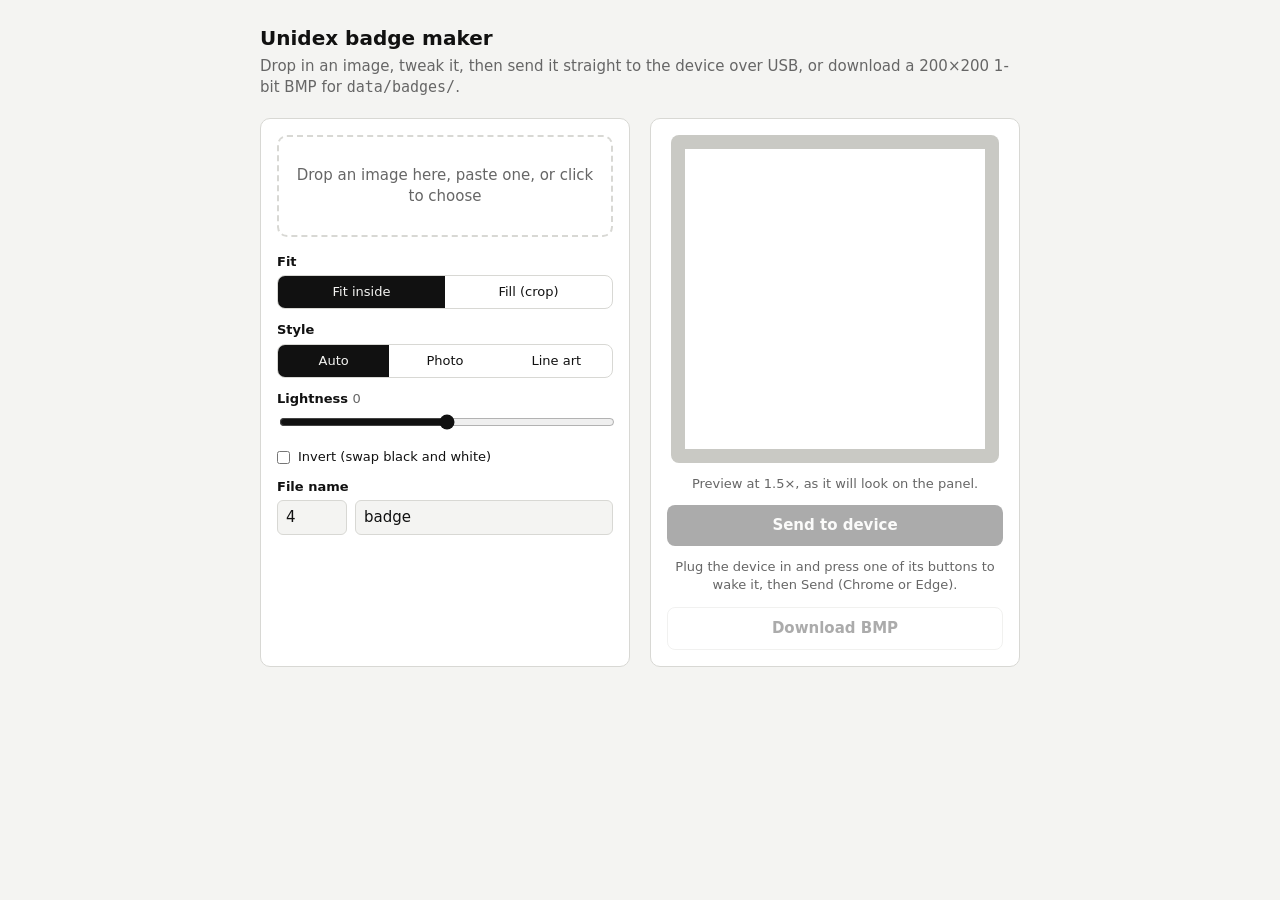
<file: tools/badge-maker.html>
<!doctype html>
<html lang="en">
<head>
<meta charset="utf-8">
<meta name="viewport" content="width=device-width, initial-scale=1">
<title>Unidex badge maker</title>
<style>
  :root { --bg: #f4f4f2; --fg: #111; --muted: #666; --card: #fff; --line: #d8d8d4; --accent: #111; }
  @media (prefers-color-scheme: dark) {
    :root { --bg: #161616; --fg: #eee; --muted: #999; --card: #222; --line: #3a3a3a; --accent: #eee; }
  }
  * { box-sizing: border-box; }
  body { margin: 0; padding: 24px 16px; background: var(--bg); color: var(--fg);
         font: 15px/1.4 -apple-system, system-ui, sans-serif; }
  main { max-width: 760px; margin: 0 auto; }
  h1 { font-size: 20px; margin: 0 0 4px; }
  p.sub { margin: 0 0 20px; color: var(--muted); }
  .grid { display: grid; grid-template-columns: 1fr 1fr; gap: 20px; }
  @media (max-width: 640px) { .grid { grid-template-columns: 1fr; } }
  .card { background: var(--card); border: 1px solid var(--line); border-radius: 10px; padding: 16px; }
  #drop { border: 2px dashed var(--line); border-radius: 10px; padding: 28px 12px; text-align: center;
          color: var(--muted); cursor: pointer; margin-bottom: 16px; }
  #drop.over { border-color: var(--accent); color: var(--fg); }
  label { display: block; margin: 12px 0 4px; font-weight: 600; font-size: 13px; }
  .row { display: flex; gap: 8px; align-items: center; }
  .seg { display: flex; border: 1px solid var(--line); border-radius: 8px; overflow: hidden; }
  .seg label { margin: 0; flex: 1; font-weight: 500; text-align: center; }
  .seg input { position: absolute; opacity: 0; }
  .seg span { display: block; padding: 7px 4px; cursor: pointer; }
  .seg input:checked + span { background: var(--accent); color: var(--bg); }
  .seg input:focus-visible + span { outline: 2px solid var(--accent); outline-offset: -2px; }
  input[type=range] { width: 100%; accent-color: var(--accent); }
  input[type=text], input[type=number] { font: inherit; padding: 6px 8px; border: 1px solid var(--line);
    border-radius: 6px; background: var(--bg); color: var(--fg); width: 100%; }
  input[type=number] { width: 70px; }
  .check { display: flex; gap: 8px; align-items: center; font-weight: 500; margin-top: 12px; }
  .check input { margin: 0; }
  #stage { display: flex; flex-direction: column; align-items: center; gap: 12px; }
  #frame { background: #c9c9c4; padding: 14px; border-radius: 8px; line-height: 0; }
  canvas { width: 300px; height: 300px; image-rendering: pixelated; background: #fff; }
  button { font: inherit; font-weight: 600; padding: 10px 18px; border-radius: 8px; border: 0;
           background: var(--accent); color: var(--bg); cursor: pointer; width: 100%; }
  button:disabled { opacity: .35; cursor: default; }
  button.secondary { background: transparent; color: var(--fg); border: 1px solid var(--line); }
  #sendStatus { color: var(--muted); font-size: 13px; margin: 0; text-align: center; min-height: 1em; }
  #hint { color: var(--muted); font-size: 13px; margin: 0; text-align: center; }
  #err { color: #c33; font-size: 13px; margin: 8px 0 0; min-height: 1em; }
</style>
</head>
<body>
<main>
  <h1>Unidex badge maker</h1>
  <p class="sub">Drop in an image, tweak it, then send it straight to the device over USB, or download a
    200×200 1-bit BMP for <code>data/badges/</code>.</p>

  <div class="grid">
    <div class="card">
      <div id="drop" tabindex="0">Drop an image here, paste one, or click to choose</div>
      <input id="file" type="file" accept="image/*" hidden>

      <label>Fit</label>
      <div class="seg" id="fit">
        <label><input type="radio" name="fit" value="contain" checked><span>Fit inside</span></label>
        <label><input type="radio" name="fit" value="cover"><span>Fill (crop)</span></label>
      </div>

      <label>Style</label>
      <div class="seg" id="style">
        <label><input type="radio" name="style" value="auto" checked><span>Auto</span></label>
        <label><input type="radio" name="style" value="photo"><span>Photo</span></label>
        <label><input type="radio" name="style" value="line"><span>Line art</span></label>
      </div>

      <label for="light">Lightness <span id="lightVal" style="color:var(--muted);font-weight:400">0</span></label>
      <input id="light" type="range" min="-100" max="100" value="0">

      <label class="check"><input id="invert" type="checkbox"> Invert (swap black and white)</label>

      <label for="name">File name</label>
      <div class="row">
        <input id="num" type="number" min="1" max="99" value="4" aria-label="Badge number">
        <input id="name" type="text" value="badge" aria-label="Badge name">
      </div>
      <p id="err" role="alert"></p>
    </div>

    <div class="card" id="stage">
      <div id="frame"><canvas id="out" width="200" height="200"></canvas></div>
      <p id="hint">Preview at 1.5×, as it will look on the panel.</p>
      <button id="send" disabled>Send to device</button>
      <p id="sendStatus">Plug the device in and press one of its buttons to wake it, then Send (Chrome or Edge).</p>
      <button id="save" class="secondary" disabled>Download BMP</button>
    </div>
  </div>
</main>

<script>
// ---- conversion (no DOM below this line until the marker) ----
const SIZE = 200;

// Grey values (0-255, one per pixel) -> bits, 1 = white. Line art is the source's own black/white
// with anti-aliasing snapped; photos get Floyd-Steinberg dithering after a contrast stretch.
function looksLikePhoto(gray) {
  let mid = 0;
  for (const v of gray) if (v >= 32 && v < 224) mid++;
  return mid > 0.15 * gray.length;
}

function stretch(gray) {  // like Pillow's autocontrast(cutoff=1)
  const hist = new Array(256).fill(0);
  for (const v of gray) hist[v | 0]++;
  const cut = gray.length * 0.01;
  let lo = 0, hi = 255, acc = 0;
  for (; lo < 255; lo++) { acc += hist[lo]; if (acc > cut) break; }
  acc = 0;
  for (; hi > 0; hi--) { acc += hist[hi]; if (acc > cut) break; }
  if (hi <= lo) return gray;
  return gray.map(v => Math.max(0, Math.min(255, (v - lo) * 255 / (hi - lo))));
}

function binarize(gray, dither) {
  const bits = new Uint8Array(gray.length);
  if (!dither) {
    for (let i = 0; i < gray.length; i++) bits[i] = gray[i] >= 128 ? 1 : 0;
    return bits;
  }
  const g = Float32Array.from(stretch(gray)), w = SIZE, h = gray.length / SIZE;
  for (let y = 0; y < h; y++) for (let x = 0; x < w; x++) {
    const i = y * w + x, old = g[i], nv = old >= 128 ? 255 : 0, err = old - nv;
    bits[i] = nv ? 1 : 0;
    if (x + 1 < w) g[i + 1] += err * 7 / 16;
    if (y + 1 < h) {
      if (x > 0) g[i + w - 1] += err * 3 / 16;
      g[i + w] += err * 5 / 16;
      if (x + 1 < w) g[i + w + 1] += err * 1 / 16;
    }
  }
  return bits;
}

// 200x200 bits (1 = white) -> uncompressed 1-bit BMP, bottom-up, palette 0 = black, 1 = white.
function encodeBmp(bits) {
  const stride = ((SIZE + 31) >> 5) << 2, pixelBytes = stride * SIZE, offset = 62;
  const buf = new Uint8Array(offset + pixelBytes), dv = new DataView(buf.buffer);
  buf[0] = 0x42; buf[1] = 0x4D;
  dv.setUint32(2, buf.length, true);
  dv.setUint32(10, offset, true);
  dv.setUint32(14, 40, true);
  dv.setInt32(18, SIZE, true); dv.setInt32(22, SIZE, true);
  dv.setUint16(26, 1, true); dv.setUint16(28, 1, true);
  dv.setUint32(34, pixelBytes, true);
  dv.setUint32(38, 3780, true); dv.setUint32(42, 3780, true);
  dv.setUint32(46, 2, true); dv.setUint32(50, 2, true);
  buf.set([255, 255, 255, 0], 58);  // palette entry 1 = white (entry 0 = black stays zero)
  for (let y = 0; y < SIZE; y++) for (let x = 0; x < SIZE; x++)
    if (bits[y * SIZE + x]) buf[offset + (SIZE - 1 - y) * stride + (x >> 3)] |= 0x80 >> (x & 7);
  return buf;
}
// zlib crc32, the same as the device's esp_rom_crc32_le.
const crc32 = (() => {
  const t = new Uint32Array(256);
  for (let n = 0; n < 256; n++) {
    let c = n;
    for (let k = 0; k < 8; k++) c = c & 1 ? 0xEDB88320 ^ (c >>> 1) : c >>> 1;
    t[n] = c >>> 0;
  }
  return bytes => {
    let c = 0xFFFFFFFF;
    for (const b of bytes) c = t[(c ^ b) & 255] ^ (c >>> 8);
    return (c ^ 0xFFFFFFFF) >>> 0;
  };
})();
// ---- end of pure conversion code ----

if (typeof document !== 'undefined') {
  const $ = id => document.getElementById(id);
  const out = $('out'), ctx = out.getContext('2d', { willReadFrequently: true });
  let img = null, bits = null;

  const radio = name => document.querySelector(`input[name=${name}]:checked`).value;

  function render() {
    if (!img) return;
    // Draw onto white so transparency becomes white, then remember where the image sits.
    ctx.fillStyle = '#fff'; ctx.fillRect(0, 0, SIZE, SIZE);
    const iw = img.naturalWidth, ih = img.naturalHeight;
    const scale = radio('fit') === 'cover' ? Math.max(SIZE / iw, SIZE / ih) : Math.min(SIZE / iw, SIZE / ih);
    const dw = Math.round(iw * scale), dh = Math.round(ih * scale);
    const dx = Math.round((SIZE - dw) / 2), dy = Math.round((SIZE - dh) / 2);
    ctx.imageSmoothingQuality = 'high';
    ctx.drawImage(img, dx, dy, dw, dh);

    const px = ctx.getImageData(0, 0, SIZE, SIZE).data;
    const light = +$('light').value, inv = $('invert').checked;
    const gray = new Float32Array(SIZE * SIZE);
    for (let i = 0; i < gray.length; i++) {
      let v = 0.299 * px[i * 4] + 0.587 * px[i * 4 + 1] + 0.114 * px[i * 4 + 2] + light;
      v = Math.max(0, Math.min(255, v));
      gray[i] = inv ? 255 - v : v;
    }
    const style = radio('style');
    bits = binarize(gray, style === 'photo' || (style === 'auto' && looksLikePhoto(gray)));

    // Padding stays white (or black when inverted), whatever the dither did near the edge.
    const pad = inv ? 0 : 1;
    for (let y = 0; y < SIZE; y++) for (let x = 0; x < SIZE; x++)
      if (x < dx || x >= dx + dw || y < dy || y >= dy + dh) bits[y * SIZE + x] = pad;

    const outData = ctx.createImageData(SIZE, SIZE);
    for (let i = 0; i < bits.length; i++) {
      const v = bits[i] ? 255 : 0;
      outData.data.set([v, v, v, 255], i * 4);
    }
    ctx.putImageData(outData, 0, 0);
    $('save').disabled = false;
    $('send').disabled = !('serial' in navigator);
  }

  function load(file) {
    $('err').textContent = '';
    if (!file) return;
    const url = URL.createObjectURL(file), im = new Image();
    im.onload = () => {
      img = im;
      const slug = file.name.replace(/\.[^.]+$/, '').toLowerCase().replace(/[^a-z0-9]+/g, '-').replace(/^-|-$/g, '');
      $('name').value = (slug || 'badge').slice(0, 24);
      $('drop').textContent = file.name + '  (click to change)';
      render();
    };
    im.onerror = () => {
      $('err').textContent = "Can't read that image. HEIC only opens in Safari; convert it to PNG/JPG first (or use tools/badges.py).";
    };
    im.src = url;
  }

  const drop = $('drop');
  drop.onclick = () => $('file').click();
  drop.onkeydown = e => { if (e.key === 'Enter' || e.key === ' ') { e.preventDefault(); $('file').click(); } };
  $('file').onchange = e => load(e.target.files[0]);
  drop.ondragover = e => { e.preventDefault(); drop.classList.add('over'); };
  drop.ondragleave = () => drop.classList.remove('over');
  drop.ondrop = e => { e.preventDefault(); drop.classList.remove('over'); load(e.dataTransfer.files[0]); };
  window.addEventListener('dragover', e => e.preventDefault());
  window.addEventListener('drop', e => { e.preventDefault(); load(e.dataTransfer.files[0]); });
  window.addEventListener('paste', e => {
    const f = [...(e.clipboardData?.files || [])].find(f => f.type.startsWith('image/'));
    if (f) load(f);
  });

  for (const el of document.querySelectorAll('input[name=fit], input[name=style], #invert')) el.onchange = render;
  $('light').oninput = () => { $('lightVal').textContent = $('light').value; render(); };

  const fileName = () => {
    const n = String(Math.max(1, Math.min(99, +$('num').value || 1))).padStart(2, '0');
    const slug = $('name').value.toLowerCase().replace(/[^a-z0-9]+/g, '-').replace(/^-|-$/g, '') || 'badge';
    return `${n}-${slug}.bmp`;
  };

  if (!('serial' in navigator))
    $('sendStatus').textContent = 'Sending needs Chrome or Edge on a computer (Web Serial). Download works everywhere.';

  // Talks the device's USB protocol (src/core/usbsync.cpp): ? -> "unidex 1", L lists badges,
  // B <name> <bytes> <crc32> starts an upload, D <hex> sends up to 64 bytes and waits for "K".
  async function sendToDevice(bytes, wanted, progress) {
    const port = await navigator.serial.requestPort({ filters: [{ usbVendorId: 0x303a }] });
    await port.open({ baudRate: 115200 });
    // The ESP32-S3 resets if RTS is on while DTR is off, so clear RTS first, then DTR.
    await port.setSignals({ requestToSend: false });
    await port.setSignals({ dataTerminalReady: false });
    const writer = port.writable.getWriter(), reader = port.readable.getReader();
    const enc = new TextEncoder(), dec = new TextDecoder();
    let buf = '';
    const pump = (async () => {
      try {
        for (;;) {
          const { value, done } = await reader.read();
          if (done) break;
          buf += dec.decode(value, { stream: true });
        }
      } catch (e) { /* port closed */ }
    })();
    const send = text => writer.write(enc.encode(text + '\n'));
    // Next line starting with `prefix` (others are skipped), or null after `ms`. "ERR" throws.
    const expect = async (prefix, ms, onOther) => {
      const end = Date.now() + ms;
      while (Date.now() < end) {
        let nl;
        while ((nl = buf.indexOf('\n')) >= 0) {
          const line = buf.slice(0, nl).replace(/\r$/, '');
          buf = buf.slice(nl + 1);
          if (line.startsWith(prefix)) return line;
          if (line === 'ERR') throw new Error('The device rejected the badge.');
          if (onOther) onOther(line);
        }
        await new Promise(r => setTimeout(r, 10));
      }
      return null;
    };
    try {
      let hello = null;
      for (let i = 0; i < 6 && !hello; i++) {  // it may still be busy redrawing after a wake
        await send('?');
        hello = await expect('unidex 1', 1000);
      }
      if (!hello) throw new Error('No reply. Press a button on the device to wake it, then try again.');

      const names = [];
      await send('L');
      if (!await expect('OK L', 3000, line => line.startsWith('F ') && names.push(line.slice(2))))
        throw new Error('The device did not list its badges.');
      // Never overwrite: if the number is taken, use the next free one.
      let name = wanted;
      const nums = names.map(n => parseInt(n, 10)).filter(n => n > 0);
      if (nums.includes(parseInt(wanted, 10)))
        name = String(Math.max(...nums) + 1).padStart(2, '0') + wanted.replace(/^\d+/, '');

      await send(`B ${name} ${bytes.length} ${crc32(bytes)}`);
      if (!await expect('OK B', 3000)) throw new Error('The device did not start the upload.');
      for (let i = 0; i < bytes.length; i += 64) {
        const hex = [...bytes.subarray(i, i + 64)].map(b => b.toString(16).padStart(2, '0')).join('');
        await send('D ' + hex);
        if (!await expect('K', 3000)) throw new Error('The device stopped answering.');
        progress(Math.min(100, Math.round((i + 64) * 100 / bytes.length)));
      }
      if (!await expect('OK F', 3000)) throw new Error('The device did not confirm the badge.');
      return name;
    } finally {
      await reader.cancel().catch(() => {});
      reader.releaseLock();
      writer.releaseLock();
      await pump;
      await port.close().catch(() => {});
    }
  }

  $('send').onclick = async () => {
    $('send').disabled = true;
    $('err').textContent = '';
    try {
      const name = await sendToDevice(encodeBmp(bits), fileName(),
                                      pct => $('sendStatus').textContent = `Sending… ${pct}%`);
      $('sendStatus').textContent = `Sent ${name}. It's on the device now.`;
      $('num').value = parseInt(name, 10) + 1;  // next badge gets the next number
    } catch (e) {
      $('sendStatus').textContent = e.name === 'NotFoundError'  // the port picker was closed
        ? 'No device picked. Nothing listed? The board is asleep: press one of its buttons, then Send again.'
        : e.message || String(e);
    } finally {
      $('send').disabled = false;
    }
  };

  $('save').onclick = () => {
    const a = document.createElement('a');
    a.href = URL.createObjectURL(new Blob([encodeBmp(bits)], { type: 'image/bmp' }));
    a.download = fileName();
    a.click();
    URL.revokeObjectURL(a.href);
    $('num').value = +$('num').value + 1;  // next badge gets the next number
  };
}
</script>
</body>
</html>
</file>
<file: site/style.css>
/* unidex tools and app library. The look of www.unidex.shop: warm paper, ink, Liberation Sans (the typeface the
   device's own screen is drawn in) for headlines and text, the system's monospace for labels, menus and buttons,
   and the red of the device's buttons for marks.
   The fonts are served from here (fonts/), so no page asks another site for anything. */

@font-face { font-family: "Liberation Sans"; src: url("fonts/liberation-sans-regular.woff2") format("woff2");
             font-weight: 400; font-style: normal; font-display: swap; }
@font-face { font-family: "Liberation Sans"; src: url("fonts/liberation-sans-bold.woff2") format("woff2");
             font-weight: 700; font-style: normal; font-display: swap; }

:root {
  color-scheme: light dark;
  --paper: #f4f1ea; --paper-deep: #ebe6dc; --ink: #141414; --red: #b92f26;
  /* The names every page uses */
  --bg: var(--paper); --bg-deep: var(--paper-deep); --card: #faf8f3; --fg: var(--ink); --muted: #6d675d;
  --line: #d6d0c4; --line-strong: #b5ad9e; --field: #8a8274; --hover: rgba(20, 20, 20, .05);
  --accent: var(--ink); --on-accent: var(--paper); --ok: #2d6a39; --bad: #a83a25; --mark: var(--red);
  --rule: 1.5px solid var(--fg);  /* the line under the device's screen header */
  --font-display: "Liberation Sans", Arial, Helvetica, sans-serif;
  --font-body: "Liberation Sans", Arial, Helvetica, sans-serif;
  --font-mono: ui-monospace, "SF Mono", Menlo, Consolas, "Liberation Mono", monospace;
  --radius: 4px; --wide: 1180px; --text: 720px; --head: 64px;
  /* One spacing scale for the whole site: every gap, margin and padding is one of these */
  --s1: 4px; --s2: 8px; --s3: 12px; --s4: 16px; --s5: 24px; --s6: 32px; --s7: 48px; --s8: 64px;
}
@media (prefers-color-scheme: dark) {
  :root {
    --bg: #141414; --bg-deep: #1b1a18; --card: #1d1c19; --fg: #f1ede4; --muted: #a9a297;
    --line: #34322d; --line-strong: #4d4a43; --hover: rgba(244, 241, 234, .07);
    --accent: #f1ede4; --on-accent: #141414; --ok: #82c48e; --bad: #ec8d78; --mark: #e0705a;
    --field: #7a746a;
  }
}

* { box-sizing: border-box; }
html { scroll-padding-top: calc(var(--head) + var(--s5)); }
body { margin: 0; background: var(--bg); color: var(--fg); accent-color: var(--accent);
       font: 16px/1.6 var(--font-body); -webkit-font-smoothing: antialiased; text-rendering: optimizeLegibility;
       display: flex; flex-direction: column; min-height: 100dvh; }
body::before { content: ""; position: fixed; inset: 0; pointer-events: none; z-index: 60; opacity: .05;
                background-image: url("data:image/svg+xml,%3Csvg xmlns='http://www.w3.org/2000/svg' width='160' height='160'%3E%3Cfilter id='n'%3E%3CfeTurbulence type='fractalNoise' baseFrequency='0.9' numOctaves='2' stitchTiles='stitch'/%3E%3C/filter%3E%3Crect width='100%25' height='100%25' filter='url(%23n)'/%3E%3C/svg%3E"); }
@media (prefers-color-scheme: dark) { body::before { opacity: .03; } }
[hidden] { display: none !important; }  /* buttons set display, which would beat the hidden attribute */
::selection { background: var(--mark); color: var(--paper); }
@media (prefers-reduced-motion: reduce) { *, *::before, *::after { transition: none !important; animation: none !important; } }

/* ---------- type ---------- */
h1, h2 { font-family: var(--font-display); font-weight: 700; letter-spacing: -.025em; }
h1 { font-size: clamp(40px, 4.6vw, 60px); line-height: 1.02; margin: 0 0 var(--s4); }
h2 { font-size: clamp(26px, 2.4vw, 32px); line-height: 1.1; margin: 0 0 var(--s4); }
h3 { font-size: 18px; line-height: 1.3; margin: 0 0 var(--s2); font-weight: 700; }
* + h3 { margin-top: var(--s5); }
p { margin: 0 0 var(--s4); }
p.sub, .lead { color: var(--muted); font-size: 18px; line-height: 1.55; max-width: 62ch; margin: 0 0 var(--s5); }
.muted { color: var(--muted); }
.eyebrow { font: 500 13px/1 var(--font-mono); color: var(--fg); margin: 0 0 var(--s5); padding-bottom: var(--s2);
           border-bottom: var(--rule); display: flex; justify-content: space-between; gap: var(--s3); }
.eyebrow span { color: var(--muted); font-weight: 400; }
a { color: inherit; text-decoration: underline; text-decoration-color: var(--line-strong);
    text-underline-offset: 3px; transition: text-decoration-color .15s; }
a:hover { text-decoration-color: currentColor; }
:focus-visible { outline: 2px solid var(--mark); outline-offset: 2px; border-radius: 4px; }
code, pre, kbd { font: 13px/1.6 var(--font-mono); }
code { background: var(--hover); border-radius: 4px; padding: 1px 5px; }
pre { background: var(--card); border: 1px solid var(--line); border-left: 3px solid var(--fg); border-radius: 0; padding: var(--s4);
      overflow-x: auto; margin: 0 0 var(--s4); }
pre code { background: none; padding: 0; }
.code-body { position: relative; }
.code-body pre { padding-right: 88px; }
.code-body .copy { position: absolute; top: var(--s1); right: var(--s1); }
.code-name { display: inline-block; font: 500 12px/1.6 var(--font-mono); padding: 2px var(--s3); background: var(--fg); color: var(--bg); }
kbd { font-size: 11px; border: 1px solid var(--line-strong); border-bottom-width: 2px; border-radius: 5px;
      padding: 1px 6px; color: var(--muted); background: var(--bg); }
.note { color: var(--muted); font-size: 14px; }
div.note > * { margin: 0 0 var(--s2); }  /* a note of several parts: small text, small gaps */
div.note > :last-child { margin-bottom: 0; }
.status { color: var(--muted); font-size: 14px; min-height: 1.4em; margin: var(--s2) 0 0; font-variant-numeric: tabular-nums; }
.ok { color: var(--ok); }
.bad { color: var(--bad); }
ol, ul { padding-left: var(--s5); margin: 0 0 var(--s4); }
li + li { margin-top: var(--s2); }
p + ul, p + ol { margin-top: calc(-1 * var(--s2)); }  /* a line that introduces a list sits close to it */
hr { border: 0; border-top: 1px solid var(--line); margin: var(--s6) 0; }

/* ---------- layout ---------- */
main { width: 100%; max-width: var(--text); margin: 0 auto; padding: var(--s7) var(--s4) var(--s8); flex: 1; }
main.wide { max-width: var(--wide); padding-left: var(--s5); padding-right: var(--s5); }
section { margin-bottom: var(--s7); }
.grid { display: grid; grid-template-columns: 1fr 1fr; gap: var(--s4); }
.card { background: var(--card); border: 1px solid var(--line-strong); border-radius: var(--radius); padding: var(--s5); }
.unsupported { border: 1px solid var(--line-strong); border-radius: var(--radius); padding: var(--s3) var(--s4); background: var(--card);
               margin: 0 0 var(--s5); }
/* The last thing in a box adds no space of its own, so every box is as tall inside as its padding says */
.card > :first-child, section > :first-child { margin-top: 0; }
.card > :last-child, section > :last-child, .page-head > :last-child, main > :last-child, .unsupported > :last-child {
  margin-bottom: 0; }
@media (max-width: 720px) { .grid { grid-template-columns: 1fr; } main, main.wide { padding: var(--s6) var(--s4) var(--s7); } }

/* A page with an "On this page" list beside it on wide screens (as unidex.shop's Info page) */
.doc { display: grid; grid-template-columns: 200px minmax(0, var(--text)); gap: var(--s7); justify-content: center; }
.toc { position: sticky; top: calc(var(--head) + var(--s5)); align-self: start; font: 13px/1.5 var(--font-mono); }
.toc p { color: var(--muted); font-size: 12px; margin: 0 0 var(--s2); }
.toc ul { list-style: none; padding: 0; margin: 0; }
.toc li + li { margin-top: 0; }
.toc a { display: block; padding: var(--s1) 0 var(--s1) var(--s4); text-decoration: none; color: var(--muted); border-left: 2px solid var(--line); }
.toc a:hover { color: var(--fg); }
.toc a[aria-current] { color: var(--fg); border-left-color: var(--fg); }
@media (max-width: 1000px) { .doc { grid-template-columns: minmax(0, 1fr); } .toc { display: none; } }

/* ---------- buttons: a physical button on a 2 px ledge, as on unidex.shop ---------- */
button, .button { font: 500 13px/1.2 var(--font-mono); letter-spacing: .01em; min-height: 44px; padding: var(--s3) var(--s5);
         border-radius: 6px; border: 1.5px solid var(--fg); background: var(--accent); color: var(--on-accent);
         cursor: pointer; display: inline-flex; align-items: center; justify-content: center; gap: var(--s2);
         text-decoration: none; white-space: nowrap; box-shadow: 0 3px 0 var(--fg); transform: translateY(0);
         transition: transform 60ms steps(1), box-shadow 60ms steps(1), background-color .15s, opacity .15s; }
button:hover:not(:disabled), .button:hover { opacity: .9; }
button:active:not(:disabled), .button:active { transform: translateY(3px); box-shadow: 0 0 0 var(--fg); }
button:disabled { opacity: .38; cursor: not-allowed; }
button.secondary, .button.secondary { background: var(--bg); color: var(--fg); }
button.secondary:hover:not(:disabled), .button.secondary:hover { opacity: 1; background: var(--hover); }
button.quiet, .button.quiet { background: transparent; color: var(--fg); border-color: transparent; box-shadow: none; }
button.quiet:hover:not(:disabled), .button.quiet:hover { background: var(--hover); opacity: 1; }
button.danger { background: var(--bg); color: var(--bad); border-color: var(--bad); box-shadow: 0 3px 0 var(--bad); }
button.danger:active:not(:disabled) { box-shadow: 0 0 0 var(--bad); }
.icon { width: 18px; height: 18px; flex: none; fill: none; stroke: currentColor; stroke-width: 1.75;
        stroke-linecap: round; stroke-linejoin: round; }

/* ---------- forms ---------- */
label { display: block; margin: var(--s4) 0 var(--s2); font: 500 12px/1.4 var(--font-mono); }
label .hint { font: 400 12px var(--font-body); color: var(--muted); }
input[type=text], input[type=password], input[type=number], input[type=search], select, textarea {
  font: inherit; font-size: 16px; padding: 10px var(--s3); border: 1.5px solid var(--field); border-radius: 6px; width: 100%;
  background: var(--bg); color: var(--fg); transition: border-color .15s, box-shadow .15s; min-height: 44px; }
input::placeholder, textarea::placeholder { color: var(--muted); opacity: .8; }
input:focus, select:focus, textarea:focus { outline: none; border-color: var(--fg); box-shadow: 0 0 0 3px var(--hover); }
input:disabled, textarea:disabled, select:disabled { opacity: .5; cursor: not-allowed; }
textarea { font: 12px/1.5 var(--font-mono); resize: vertical; }
.check { display: flex; gap: var(--s3); align-items: center; font: 400 15px var(--font-body); cursor: pointer; }
.check input { margin: 0; width: 17px; height: 17px; }
input[type=checkbox], input[type=radio] { accent-color: var(--fg); }

/* Segmented choice (radio buttons as one bar), on Tools and Setup */
.seg { display: flex; border: 1.5px solid var(--fg); border-radius: 6px; overflow: hidden; }
.seg label { margin: 0; flex: 1; text-align: center; display: flex; }
.seg label + label { border-left: 1.5px solid var(--fg); }
.seg input { position: absolute; opacity: 0; }
/* each option fills the bar's full height, even when its neighbour wraps onto two lines */
.seg span { flex: 1; display: flex; align-items: center; justify-content: center; padding: 10px var(--s1); cursor: pointer;
            transition: background-color .15s, color .15s; }
.seg input:not(:checked) + span:hover { background: var(--hover); }
.seg input:checked + span { background: var(--accent); color: var(--on-accent); }
.seg input:focus-visible + span { outline: 2px solid var(--fg); outline-offset: -3px; }

/* ---------- chips, tables, details ---------- */
.chip { display: inline-flex; align-items: center; gap: var(--s1); font: 400 12px/1.2 var(--font-mono); color: var(--muted); white-space: nowrap; }
.chip.new { color: var(--fg); font-weight: 500; }
.chip.bad { color: var(--bad); }
.chip.ok { color: var(--ok); }
.chip .icon { width: 13px; height: 13px; }
table { width: 100%; border-collapse: collapse; font-size: 15px; margin: 0 0 var(--s4); }
th, td { text-align: left; padding: var(--s3) var(--s4) var(--s3) 0; border-bottom: 1px solid var(--line); vertical-align: top; }
th { font: 500 12px var(--font-mono); color: var(--muted); border-bottom: var(--rule); }
td code { white-space: nowrap; }
td:first-child { white-space: nowrap; width: 1%; }  /* row names on one line, and only as wide as they need */
#noteTable td:first-child { white-space: normal; width: auto; }  /* note titles can be long */
details { border-bottom: 1px solid var(--line); }
details:first-of-type { border-top: var(--rule); }
summary { list-style: none; cursor: pointer; padding: var(--s4) var(--s6) var(--s4) 0; font-weight: 700; position: relative; }
summary::-webkit-details-marker { display: none; }
summary::after { content: "+"; position: absolute; right: var(--s1); top: var(--s4); font: 400 18px/1.4 var(--font-mono); }
details[open] summary::after { content: "–"; }
summary:hover { text-decoration: underline; text-underline-offset: 4px; }
details > :not(summary) { margin: 0 0 var(--s4); }
details > :last-child:not(summary) { margin-bottom: var(--s5); }

/* ---------- header and menus (chrome.js) ---------- */
.skip { position: absolute; left: 12px; top: -60px; z-index: 100; background: var(--fg); color: var(--bg); padding: 8px 14px;
        font: 500 13px var(--font-mono); text-decoration: none; }
.skip:focus { top: 10px; }
.promo { display: flex; flex-wrap: wrap; justify-content: center; gap: var(--s1) var(--s3); padding: var(--s2) var(--s4);
         background: var(--ink); color: var(--paper); font: 12px/1.5 var(--font-mono); text-align: center; }
.promo a { color: inherit; text-decoration-color: currentColor; white-space: nowrap; }
.promo .short { display: none; }
@media (max-width: 480px) { .promo .long { display: none; } .promo .short { display: inline; } }
@media (prefers-color-scheme: dark) { .promo { background: var(--paper); color: var(--ink); } }
.site-head { position: sticky; top: 0; z-index: 40; background: var(--bg); border-bottom: var(--rule); }
.site-head .bar { max-width: var(--wide); margin: 0 auto; height: var(--head); padding: 0 var(--s5); display: flex;
                  align-items: center; gap: var(--s4); }
.brand { display: flex; align-items: center; gap: var(--s2); text-decoration: none; font: 500 15px var(--font-mono);
         letter-spacing: -.01em; white-space: nowrap; margin-right: var(--s2); }
.brand small { font: 400 13px var(--font-mono); color: var(--muted); }
.brand .logo { height: 32px; width: 152px; display: block; }  /* 1000 x 211: one screen pixel per robot pixel */
.nav-links { display: flex; align-items: center; gap: 0; list-style: none; margin: 0; padding: 0; }
.nav-links li { margin: 0; }
.nav-links a { position: relative; display: block; font: 400 13px var(--font-mono); color: var(--fg); text-decoration: none;
               padding: var(--s2) var(--s3); line-height: 24px; }
.nav-links a:hover { text-decoration: underline; text-underline-offset: 5px; }
.nav-links a[aria-current] { font-weight: 500; }
.nav-links a[aria-current]::after { content: ""; position: absolute; left: var(--s3); right: var(--s3); bottom: -12px; height: 3px; background: var(--fg); }
.head-right { margin-left: auto; display: flex; align-items: center; gap: var(--s3); }
.search-btn { background: none; color: var(--fg); border: 0; box-shadow: none; font: 400 13px var(--font-mono);
              min-height: 40px; padding: var(--s2); gap: var(--s2); }
.search-btn:hover { opacity: 1 !important; text-decoration: underline; text-underline-offset: 5px; }
.search-btn:active { transform: none !important; }
.search-btn .icon { width: 16px; height: 16px; }
.button.small, button.small { min-height: 36px; padding: var(--s2) var(--s3); font-size: 12px; }
.gh-link { font: 500 13px var(--font-mono); color: var(--fg); text-decoration: underline; text-underline-offset: 5px; white-space: nowrap;
           padding: var(--s2) var(--s1); }
.gh-link:hover { background: var(--fg); color: var(--bg); text-decoration: none; }
.menu-btn { display: none; background: none; color: var(--fg); border: 0; box-shadow: none; min-height: 44px; padding: var(--s3); }
.menu-btn:active { transform: none; }
@media (max-width: 1180px) { .brand small { display: none; } }
@media (max-width: 1000px) {
  .search-btn .label, .search-btn kbd { display: none; }
  .site-head .bar { padding: 0 var(--s2) 0 var(--s4); gap: var(--s1); }
  .head-right { gap: var(--s1); }
  .nav-links a { padding: var(--s2); }
  .nav-links a[aria-current]::after { left: var(--s2); right: var(--s2); }
}
@media (max-width: 900px) {
  .nav-links, .head-right .learn { display: none; }  /* in the drawer, Learn to code first */
  .menu-btn { display: inline-flex; }
}
@media (max-width: 380px) { .site-head .brand .logo { width: 114px; height: 24px; } }  /* small phones: the menu button still fits */

/* Learn: the course, the first thing on the page */
.learn-card { display: flex; flex-direction: column; gap: var(--s1); margin-top: var(--s5); text-decoration: none; }
.learn-card b { font: 500 16px var(--font-mono); }
.learn-card span { color: var(--muted); }
.learn-card:hover b { text-decoration: underline; text-underline-offset: 5px; }

/* Phones and narrow windows: the pages, with their sections, in a drawer */
.drawer { position: fixed; inset: 0; z-index: 70; display: none; }
.drawer.open { display: block; }
.drawer .scrim { position: absolute; inset: 0; background: color-mix(in srgb, var(--bg) 70%, transparent); }
.drawer .sheet { position: absolute; top: 0; right: 0; bottom: 0; width: min(360px, 100%); background: var(--bg);
                 border-left: var(--rule); overflow-y: auto; padding: var(--s2) var(--s5) var(--s6); }
.drawer .sheet-top { display: flex; justify-content: space-between; align-items: center; height: 52px; border-bottom: var(--rule); }
.drawer .sheet > .learn { display: flex; margin: var(--s4) 0 var(--s2); }
.drawer ul { list-style: none; padding: 0 0 var(--s2); margin: 0; border-bottom: 1px solid var(--line); }
.drawer li + li { margin: 0; }
.drawer a { display: block; text-decoration: none; }
.drawer a.page { font: 500 16px var(--font-mono); padding: var(--s4) 0 var(--s1); min-height: 44px; }
.drawer ul a { padding: var(--s2) 0 var(--s2) var(--s3); min-height: 40px; font-size: 15px; color: var(--muted); }
.drawer ul a:hover { color: var(--fg); }
.drawer a[aria-current] { text-decoration: underline; text-underline-offset: 5px; }
.drawer .actions { display: grid; gap: var(--s3); margin-top: var(--s6); }
.drawer .actions > a { display: flex; justify-content: center; }
.drawer .actions > a:not(.button) { text-align: center; font: 400 13px var(--font-mono); padding: var(--s3) 0; }

/* ---------- search (chrome.js) ---------- */
dialog.search { width: min(620px, calc(100% - 24px)); max-height: min(540px, calc(100dvh - 80px)); margin: 12vh auto 0;
                padding: 0; border: var(--rule); border-width: 2px; border-radius: 0; background: var(--bg); color: var(--fg);
                overflow: hidden; }
dialog.search[open] { display: flex; flex-direction: column; }
dialog.search::backdrop { background: color-mix(in srgb, var(--bg) 70%, transparent); }
.search-field { display: flex; align-items: center; gap: var(--s3); padding: 0 var(--s4); border-bottom: var(--rule); }
.search-field input { border: 0; box-shadow: none !important; background: transparent; font-size: 18px; min-height: 56px; padding: 0; }
.search-results { list-style: none; margin: 0; padding: var(--s1) 0 var(--s2); overflow-y: auto; }
.search-results .group { font: 500 11px var(--font-mono); color: var(--muted); padding: var(--s3) var(--s4) var(--s1); margin: 0; }
.search-results li + li { margin: 0; }
.search-results [role=option] { display: grid; grid-template-columns: 1fr auto; gap: 0 var(--s3); align-items: center;
                                padding: var(--s2) var(--s4); cursor: pointer; text-decoration: none; }
.search-results [role=option] b { display: block; font-size: 15px; }
.search-results [role=option] small { color: var(--muted); font-size: 13px; display: block; }
.search-results [role=option][aria-selected=true] { background: var(--fg); color: var(--bg); }
.search-results [role=option][aria-selected=true] small, .search-results [role=option][aria-selected=true] .chip { color: var(--bg); }
.search-empty { padding: var(--s6) var(--s4); color: var(--muted); text-align: center; }
.search-foot { display: flex; gap: var(--s4); padding: var(--s2) var(--s4); border-top: 1px solid var(--line); font: 400 12px var(--font-mono);
               color: var(--muted); }

/* ---------- page header, link lists, steps ---------- */
.page-head { margin-bottom: var(--s7); }
.page-head h1 { padding-bottom: var(--s4); margin-bottom: var(--s5); border-bottom: var(--rule); }
.page-head .actions, .button-row { display: flex; gap: var(--s3); flex-wrap: wrap; }
.tiles { display: grid; grid-template-columns: repeat(auto-fill, minmax(220px, 1fr)); gap: 0 var(--s6); border-top: var(--rule); margin: 0 0 var(--s4); }
.tile { display: block; padding: var(--s4) 0; border-bottom: 1px solid var(--line); text-decoration: none; }
.tile b { display: block; font: 700 16px var(--font-body); margin-bottom: var(--s1); }
.tile span { color: var(--muted); font-size: 15px; line-height: 1.45; }
a.tile:hover b { text-decoration: underline; text-underline-offset: 4px; }
a.tile b::after { content: " →"; font-weight: 400; }
.steps { list-style: none; padding: 0; counter-reset: step; display: grid; gap: var(--s4); }
.steps > li { counter-increment: step; display: grid; grid-template-columns: var(--s6) 1fr; gap: var(--s2); margin: 0; }
.steps > li::before { content: counter(step) "."; font: 500 14px/1.7 var(--font-mono); }

/* ---------- footer (chrome.js) ---------- */
.site-foot { border-top: var(--rule); margin-top: auto; }
.foot-row { max-width: var(--wide); margin: 0 auto; padding: var(--s5) var(--s5) 0; display: flex; justify-content: space-between;
            align-items: center; gap: var(--s3) var(--s5); flex-wrap: wrap; }
.foot-row nav { display: flex; gap: var(--s2) var(--s5); flex-wrap: wrap; font: 400 13px var(--font-mono); }
.foot-row nav a { text-decoration: none; }
.foot-row nav a:hover { text-decoration: underline; text-underline-offset: 4px; }
.foot-row.small { padding: var(--s4) var(--s5) var(--s6); color: var(--muted); font: 400 12px var(--font-mono); }
.foot-row.small nav { font-size: 12px; }
.foot-row.small nav a { color: var(--muted); }
@media (max-width: 560px) {  /* phones: the links in even columns, each tall enough to tap */
  .foot-row nav { display: grid; grid-template-columns: repeat(3, minmax(0, 1fr)); gap: 0 var(--s4); width: 100%; }
  .foot-row nav a { padding: var(--s2) 0; white-space: nowrap; }
  .foot-row.small nav { grid-template-columns: repeat(2, minmax(0, 1fr)); }
}

/* ---------- the Apps library (store.html, app.html) ---------- */
canvas.app-icon { image-rendering: pixelated; border-radius: 2px; border: 1px solid var(--line-strong); flex: none; }
.store-head { display: flex; justify-content: space-between; align-items: flex-end; gap: var(--s5); flex-wrap: wrap; }
.store-head > div:first-child { flex: 1 1 520px; }
.store-head .lead { margin-bottom: 0; }
.device-strip { padding: var(--s4); margin-bottom: var(--s7); border: var(--rule); border-radius: 0; background: var(--bg); }
.device-row { display: flex; align-items: center; gap: var(--s4); }
.device-row .ic { display: grid; place-items: center; flex: none; }
.device-row .ic .icon { width: 24px; height: 24px; }
.device-text { flex: 1; min-width: 0; }
.device-text b { font: 500 13px var(--font-mono); }
.device-text .status { margin: var(--s1) 0 0; }
progress { width: 100%; height: 6px; margin-top: var(--s3); accent-color: var(--fg); }
.dev-apps { list-style: none; padding: 0; margin: var(--s4) 0 0; border-top: 1px solid var(--line); }
.dev-apps li { display: flex; gap: var(--s3); align-items: center; padding: var(--s3) 0; border-bottom: 1px solid var(--line); margin: 0; }
.dev-apps li:last-child { border-bottom: 0; }
.dev-apps .info { flex: 1; min-width: 0; }
.dev-apps .info b { display: block; }
.dev-apps .info small { color: var(--muted); font-size: 13px; }
.dev-apps .actions { display: flex; gap: var(--s2); flex-wrap: wrap; justify-content: flex-end; }
.dev-apps button { min-height: 36px; padding: var(--s2) var(--s3); font-size: 12px; }

.library { display: grid; grid-template-columns: 240px minmax(0, 1fr); gap: var(--s7); align-items: start; }
.filters { position: sticky; top: calc(var(--head) + var(--s5)); max-height: calc(100dvh - var(--head) - var(--s7)); overflow-y: auto; }
.filters details, .filters details:first-of-type { border: 0; }
.filters summary { font: 500 13px var(--font-mono); padding: 0 0 var(--s2); pointer-events: none; display: flex; gap: var(--s2); align-items: center;
                   border-bottom: var(--rule); }
.filters summary::after { display: none; }
.filters summary:hover { text-decoration: none; }
.facet { border: 0; padding: 0; margin: var(--s5) 0 0; min-width: 0; }
.facet legend { font: 500 12px var(--font-mono); color: var(--muted); padding: 0; margin-bottom: var(--s2); }
.facet .hint { font-size: 12px; color: var(--muted); margin: 0 0 var(--s2); }
.facet .check { font-size: 15px; padding: var(--s1) 0; margin: 0; }
.facet .check span { flex: 1; }
.facet .check small { font: 400 12px var(--font-mono); color: var(--muted); }
.facet:disabled .check { opacity: .45; }
#clearFilters { margin-top: var(--s4); padding-left: 0; text-decoration: underline; }
.results-bar { display: flex; justify-content: space-between; align-items: center; gap: var(--s4); padding-bottom: var(--s2); border-bottom: var(--rule); }
.results-count { font: 500 13px var(--font-mono); margin: 0; }
.sort { display: flex; align-items: center; gap: var(--s2); }
.sort label { margin: 0; color: var(--muted); }
.sort select { width: auto; min-height: 36px; font-size: 14px; padding: var(--s1) var(--s2); }
.active-chips { display: flex; flex-wrap: wrap; gap: var(--s2); padding: var(--s3) 0 0; }
.active-chips:empty { display: none; }
.chip.removable { cursor: pointer; color: var(--fg); border: 1px solid var(--fg); border-radius: 3px; min-height: 30px; box-shadow: none;
                  background: var(--bg); padding: var(--s1) var(--s2); font: 400 12px var(--font-mono); }
.chip.removable:hover { background: var(--fg); color: var(--bg); opacity: 1; }
.chip.removable:active { transform: none; }
/* A grid of boxes, one per app: the whole box opens the app's page, Install sits on top of that link */
.app-grid { list-style: none; margin: var(--s4) 0 0; padding: 0; display: grid; gap: var(--s4);
            grid-template-columns: repeat(auto-fill, minmax(232px, 1fr)); }
.app-card { position: relative; display: flex; flex-direction: column; gap: var(--s1); margin: 0; padding: var(--s4);
            background: var(--card); border: 1px solid var(--line-strong); border-radius: var(--radius);
            transition: border-color .15s ease-out, transform .15s ease-out; }
.app-card:hover { border-color: var(--fg); transform: translateY(-2px); }
.app-card .top { display: flex; justify-content: space-between; align-items: flex-start; gap: var(--s2); margin-bottom: var(--s3); }
.app-card h3 { margin: 0; font-size: 18px; line-height: 1.25; }
.app-card h3 a { text-decoration: none; color: inherit; }
.app-card h3 a::after { content: ""; position: absolute; inset: 0; border-radius: var(--radius); }
.app-card h3 a:focus-visible { outline: 0; }
.app-card h3 a:focus-visible::after { outline: 2px solid var(--fg); outline-offset: 2px; }
.app-card .by { margin: 0; font: 400 12px var(--font-mono); color: var(--muted); }
.app-card .desc { margin: var(--s2) 0 0; color: var(--muted); font-size: 15px; line-height: 1.5;
                  display: -webkit-box; -webkit-line-clamp: 3; -webkit-box-orient: vertical; overflow: hidden; }
.app-card .tags { display: flex; flex-wrap: wrap; gap: var(--s1); margin-top: auto; padding-top: var(--s3); }
.app-card .tags .chip { border: 1px solid var(--line); border-radius: 3px; padding: 3px var(--s2); }
.app-card .foot { display: flex; justify-content: space-between; align-items: center; gap: var(--s3); margin-top: var(--s3);
                  padding-top: var(--s3); border-top: 1px solid var(--line); position: relative; z-index: 1; }
.app-card .meta { font: 400 12px var(--font-mono); color: var(--muted); }
.app-card button { min-height: 36px; padding: var(--s2) var(--s4); font-size: 12px; }
.app-card.create { background: transparent; border: 1.5px dashed var(--line-strong); justify-content: center; }
.app-card.create:hover { border-color: var(--fg); }
.app-card.create .plus { width: 56px; height: 56px; border: 1.5px dashed var(--fg); display: grid; place-items: center;
                         font: 400 26px var(--font-mono); border-radius: 2px; margin-bottom: var(--s3); }
.app-grid .empty { grid-column: 1 / -1; padding-top: var(--s4); border-bottom: 0; }
.empty { padding: var(--s6) 0; text-align: left; border-bottom: 1px solid var(--line); }
.empty h3 { margin-bottom: var(--s1); }
dialog.confirm { border: var(--rule); border-width: 2px; border-radius: 0; padding: var(--s5); width: min(420px, calc(100% - 32px));
                 background: var(--bg); color: var(--fg); }
dialog.confirm::backdrop { background: color-mix(in srgb, var(--bg) 70%, transparent); }
dialog.confirm .buttons { display: flex; gap: var(--s3); justify-content: flex-end; margin-top: var(--s5); }
@media (max-width: 1000px) {
  .library { grid-template-columns: 1fr; gap: var(--s4); }
  .filters { position: static; max-height: none; overflow: visible; }
  .filters summary { pointer-events: auto; min-height: 44px; padding: var(--s2) 0; cursor: pointer; }
  .filters summary::after { display: block; content: "+"; top: 50%; transform: translateY(-50%); }
  .filters details[open] summary::after { content: "–"; }
  #facets { display: grid; grid-template-columns: repeat(auto-fill, minmax(200px, 1fr)); gap: 0 var(--s5); }
}
@media (max-width: 640px) {
  .store-head .actions { width: 100%; }
  .store-head .actions .button { flex: 1 1 140px; padding-left: var(--s3); padding-right: var(--s3); }
  .device-row { flex-wrap: wrap; }
  .device-row .device-text { flex: 1 1 200px; }
  .device-row #connect { width: 100%; }
  /* One box per row: the icon beside the name, so more apps fit on the screen */
  .app-card:not(.create) { display: grid; grid-template-columns: 48px minmax(0, 1fr); column-gap: var(--s3); row-gap: 0; }
  .app-card .top { display: contents; }
  .app-card .top canvas { grid-row: 1 / span 2; width: 48px !important; height: 48px !important; align-self: center; }
  .app-card h3 { grid-row: 1; grid-column: 2; align-self: end; }
  .app-card .by { grid-row: 2; grid-column: 2; align-self: start; }
  .app-card .top .chip { grid-row: 3; grid-column: 1 / -1; margin-top: var(--s3); }
  .app-card .desc { grid-row: 4; grid-column: 1 / -1; margin-top: var(--s3); }
  .app-card .tags { grid-row: 5; grid-column: 1 / -1; }
  .app-card .foot { grid-row: 6; grid-column: 1 / -1; }
  .dev-apps li { flex-wrap: wrap; } .dev-apps .actions { width: 100%; justify-content: flex-start; }
}

/* ---------- an app's page (app.html) ---------- */
.crumbs { font: 400 13px var(--font-mono); color: var(--muted); margin-bottom: var(--s5); display: flex; gap: var(--s2); }
.crumbs a { color: var(--muted); }
.app-layout { display: grid; grid-template-columns: minmax(0, 1fr) 280px; gap: var(--s7); align-items: start; }
.app-main { max-width: var(--text); }
.app-main h2 { margin-top: var(--s6); font-size: 26px; }
.app-hero { display: flex; gap: var(--s5); align-items: center; margin-bottom: var(--s5); }
.app-hero h1 { margin: 0 0 var(--s2); }
.app-hero .kind { font: 400 13px var(--font-mono); color: var(--muted); margin: 0 0 var(--s2); }
.app-hero .by { margin: 0; font: 400 13px var(--font-mono); color: var(--muted); }
.app-install { padding: var(--s4); margin-bottom: var(--s5); border: var(--rule); border-radius: 0; background: var(--bg); }
.app-actions { display: flex; gap: var(--s3); flex-wrap: wrap; }
.perm-list { padding-left: var(--s5); }
.app-side { position: sticky; top: calc(var(--head) + var(--s5)); display: grid; gap: var(--s4); border-top: var(--rule); padding-top: var(--s4); }
.facts { margin: 0; display: grid; grid-template-columns: auto 1fr; gap: var(--s2) var(--s4); font-size: 14px; }
.facts dt { font: 400 12px var(--font-mono); color: var(--muted); padding-top: 2px; }
.facts dd { margin: 0; overflow-wrap: anywhere; }
.facts .files { font: 400 12px var(--font-mono); }
.quiet-link { font-size: 13px; color: var(--muted); }
@media (max-width: 900px) { .app-layout { grid-template-columns: 1fr; } .app-side { position: static; } .app-hero { gap: var(--s4); } }
@media (max-width: 560px) { .app-hero { flex-direction: column; align-items: flex-start; } .app-actions > * { flex: 1 1 100%; } }
</file>
